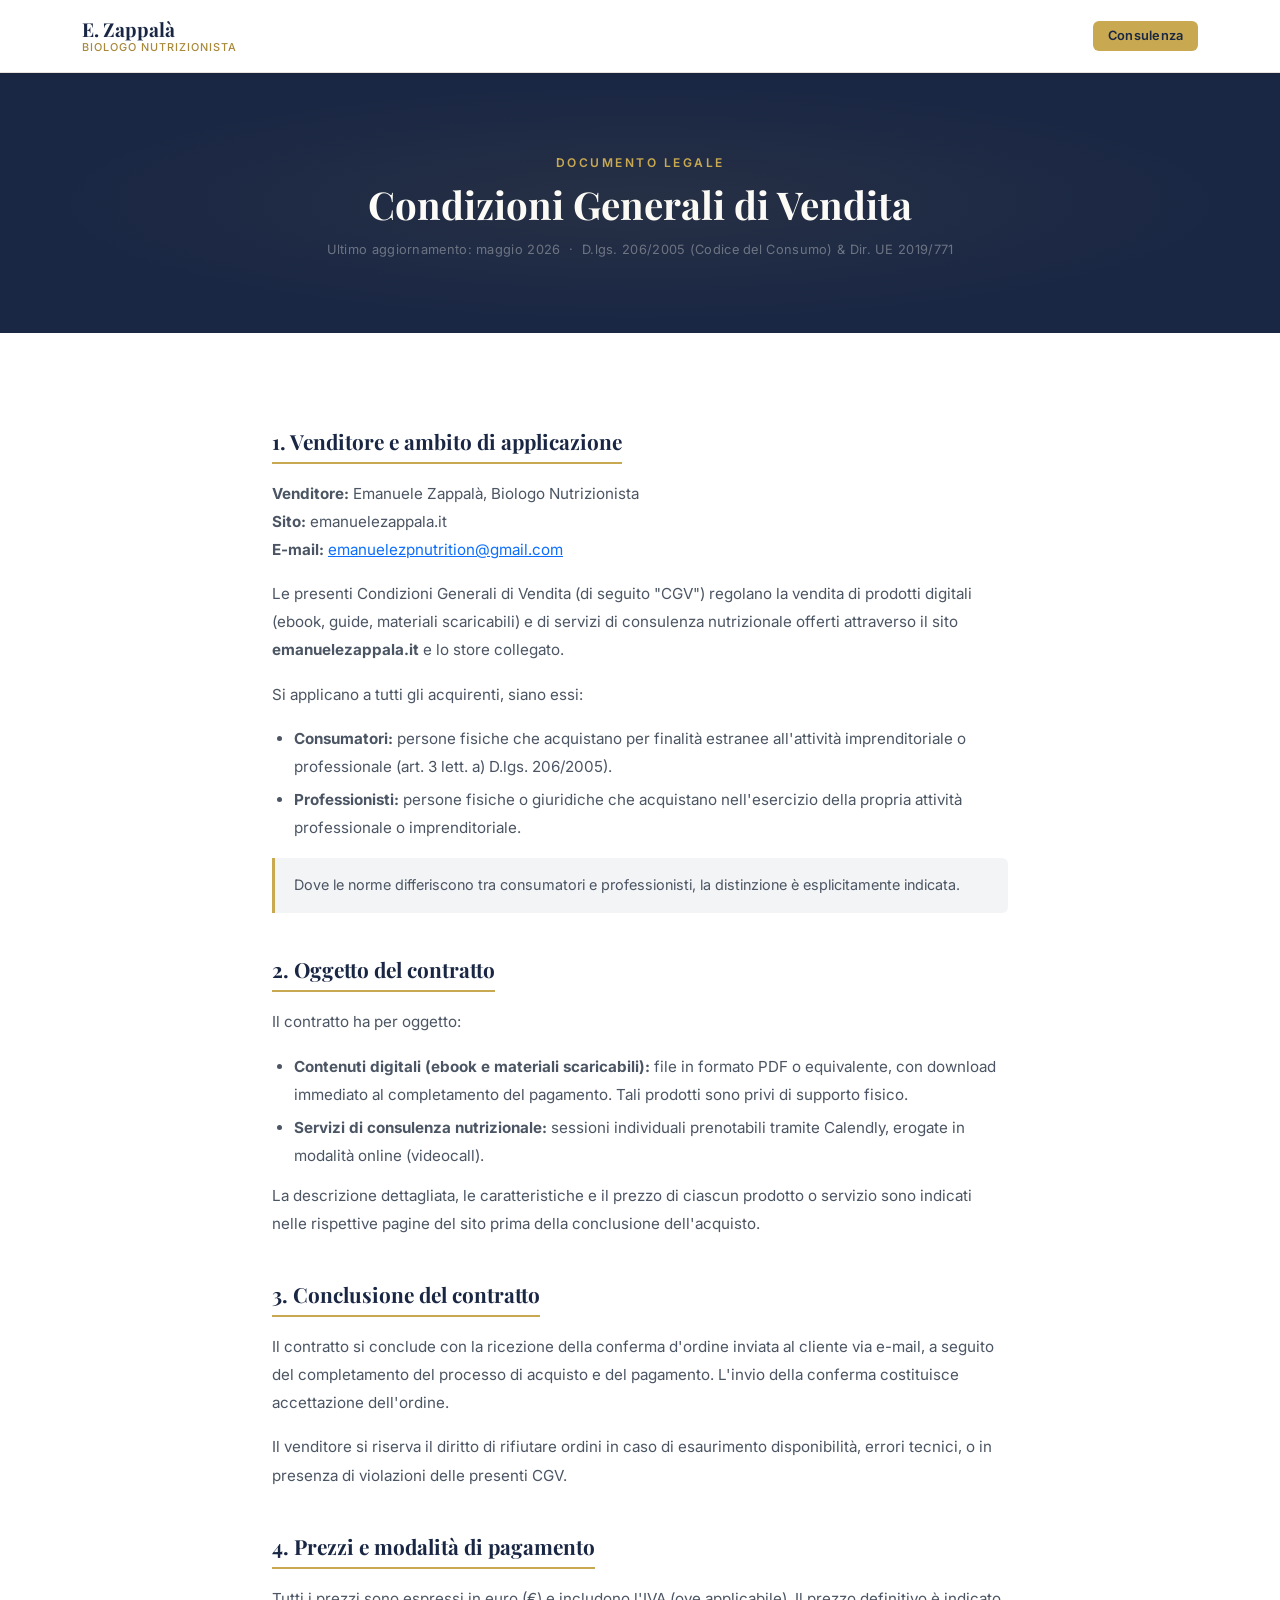
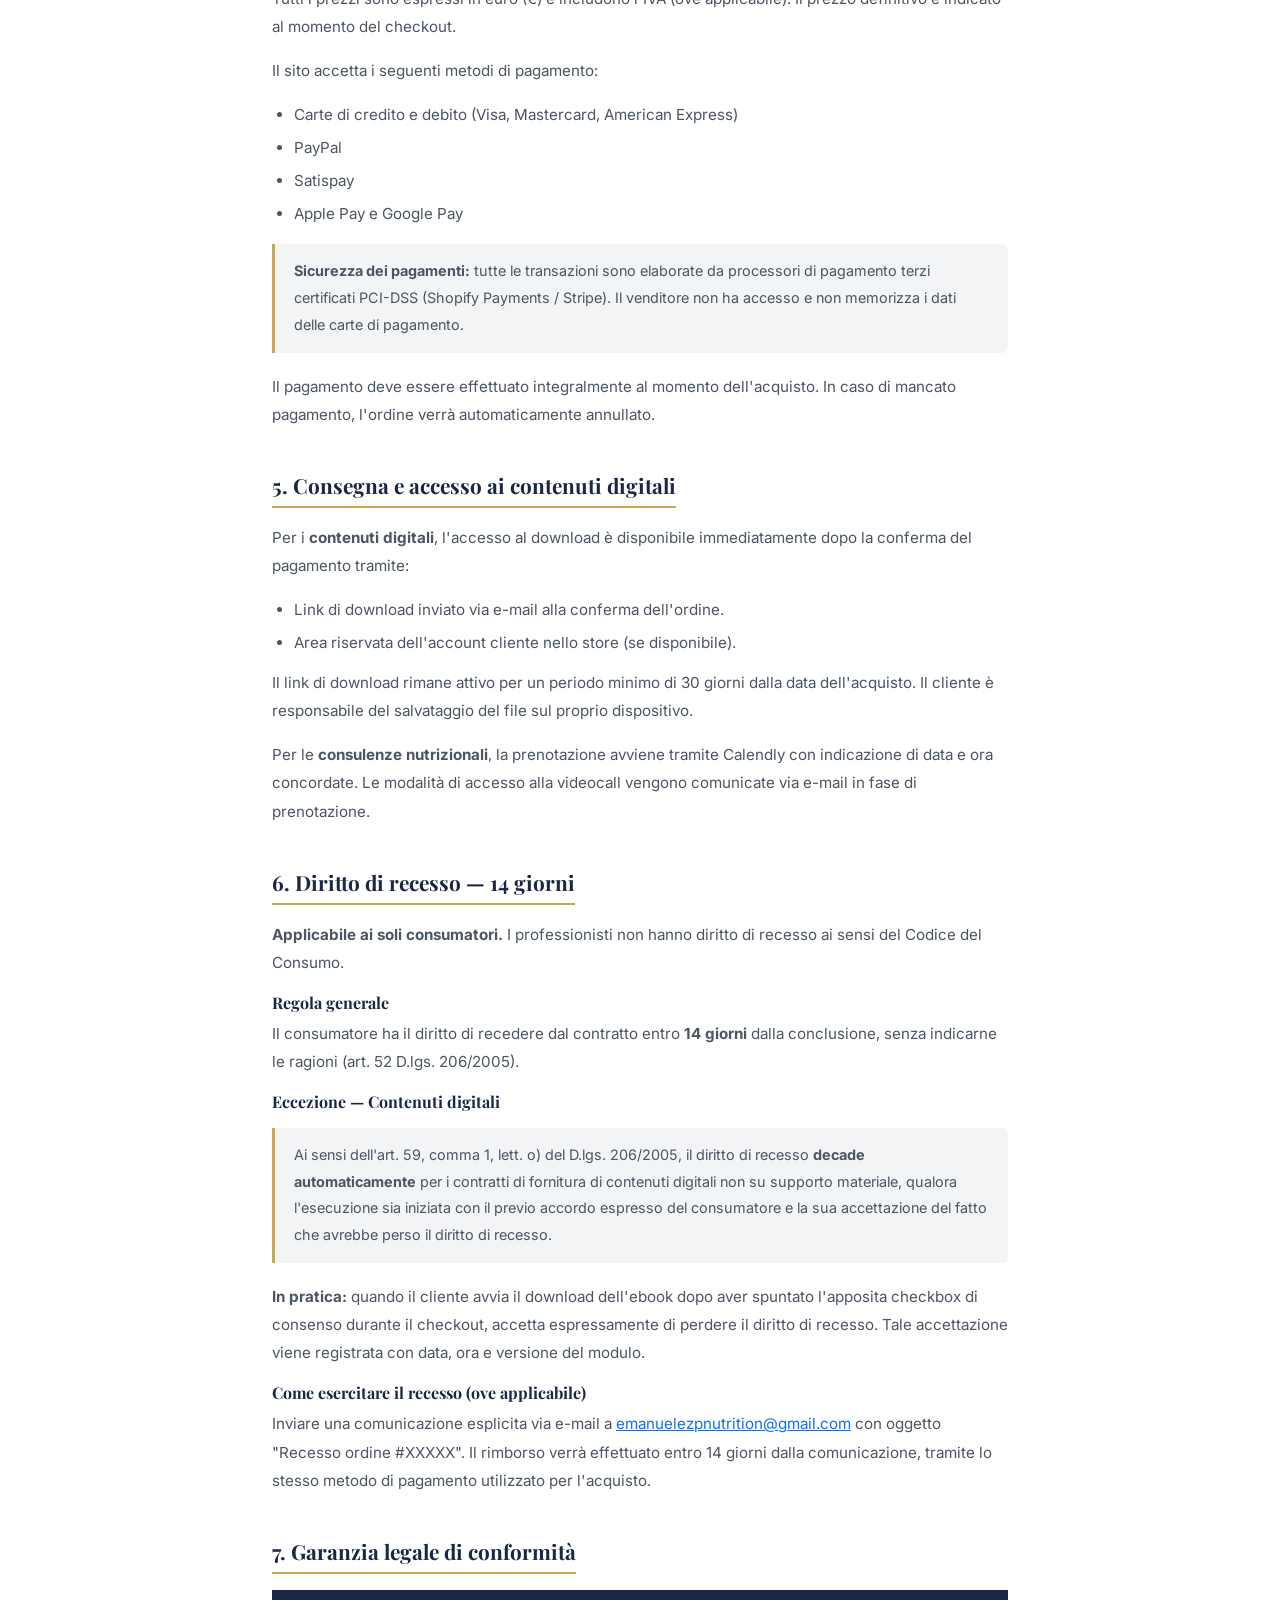
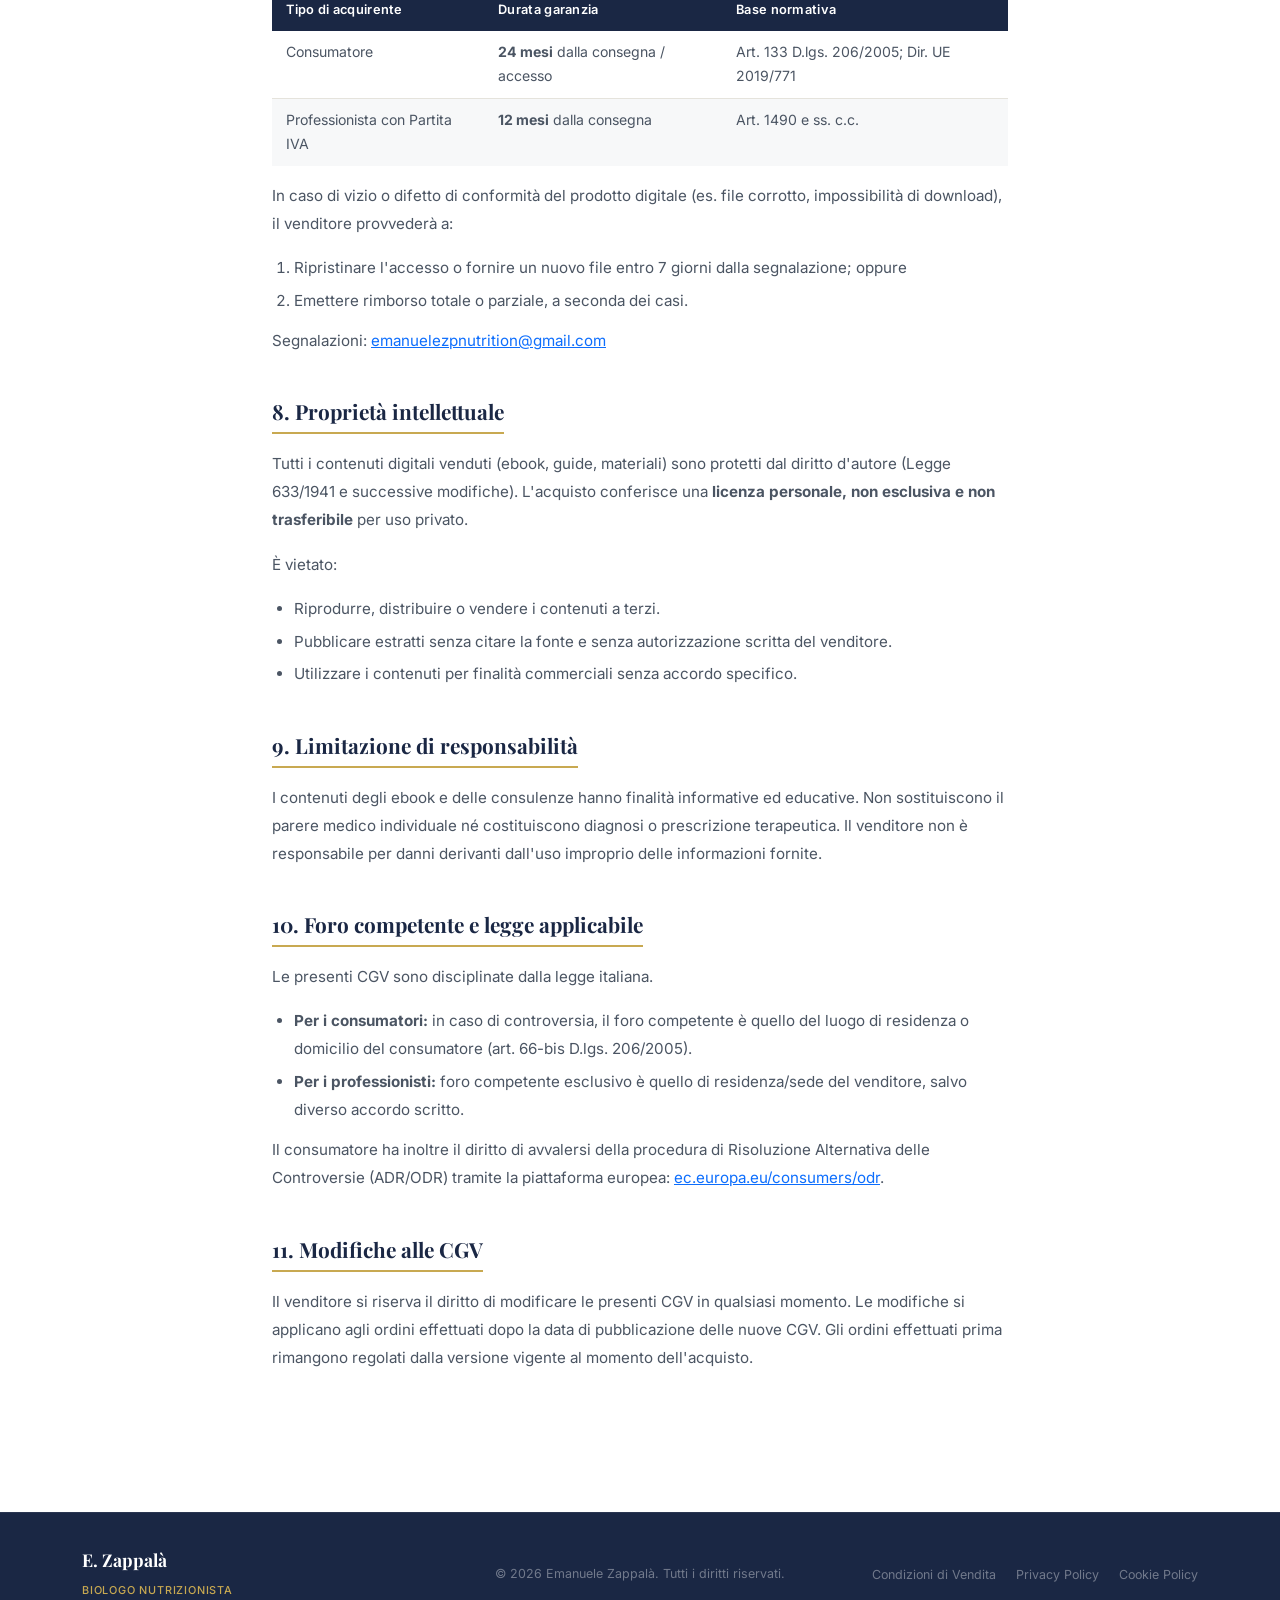
<file: vetrina_pi-_store-main/cgv.html>
<!doctype html>
<html lang="it">
  <head>
    <meta charset="UTF-8" />
    <meta name="viewport" content="width=device-width, initial-scale=1.0" />
    <title>Condizioni Generali di Vendita | Emanuele Zappalà – Biologo Nutrizionista</title>
    <meta name="robots" content="noindex, nofollow" />
    <link rel="stylesheet" href="https://cdn.jsdelivr.net/npm/bootstrap@5.3.3/dist/css/bootstrap.min.css" />
    <link rel="preconnect" href="https://fonts.googleapis.com" />
    <link href="https://fonts.googleapis.com/css2?family=Playfair+Display:ital,wght@0,400;0,600;0,700;1,400&family=Inter:wght@300;400;500;600&display=swap" rel="stylesheet" />
    <link rel="stylesheet" href="https://cdn.jsdelivr.net/npm/bootstrap-icons@1.11.3/font/bootstrap-icons.min.css" />
    <link rel="stylesheet" href="css/style.css" />
  </head>
  <body>

    <!-- ========== NAVBAR ========== -->
    <nav class="navbar sticky-top shadow-sm" id="mainNav">
      <div class="container-md d-flex align-items-center justify-content-between w-100">
        <a class="navbar-brand" href="index.html">
          <span class="brand-name">E. Zappalà</span>
          <span class="brand-subtitle">Biologo Nutrizionista</span>
        </a>
        <a href="index.html#contatti" class="btn btn-gold btn-sm" style="font-size:.8rem;padding:.35rem .9rem;">Consulenza</a>
      </div>
    </nav>

    <!-- ========== HERO ========== -->
    <div class="legal-hero">
      <div class="container">
        <div class="row justify-content-center text-center">
          <div class="col-lg-8">
            <p class="section-eyebrow-light">Documento legale</p>
            <h1 class="section-title-light">Condizioni Generali di Vendita</h1>
            <p class="legal-date">Ultimo aggiornamento: maggio 2026 &nbsp;·&nbsp; D.lgs. 206/2005 (Codice del Consumo) &amp; Dir. UE 2019/771</p>
          </div>
        </div>
      </div>
    </div>

    <!-- ========== CONTENUTO ========== -->
    <section class="section-white">
      <div class="container">
        <div class="row justify-content-center">
          <div class="col-lg-8">

            <div class="legal-section">
              <h2>1. Venditore e ambito di applicazione</h2>
              <p><strong>Venditore:</strong> Emanuele Zappalà, Biologo Nutrizionista<br>
              <strong>Sito:</strong> emanuelezappala.it<br>
              <strong>E-mail:</strong> <a href="mailto:emanuelezpnutrition@gmail.com">emanuelezpnutrition@gmail.com</a></p>
              <p>Le presenti Condizioni Generali di Vendita (di seguito "CGV") regolano la vendita di prodotti digitali (ebook, guide, materiali scaricabili) e di servizi di consulenza nutrizionale offerti attraverso il sito <strong>emanuelezappala.it</strong> e lo store collegato.</p>
              <p>Si applicano a tutti gli acquirenti, siano essi:</p>
              <ul>
                <li><strong>Consumatori:</strong> persone fisiche che acquistano per finalità estranee all'attività imprenditoriale o professionale (art. 3 lett. a) D.lgs. 206/2005).</li>
                <li><strong>Professionisti:</strong> persone fisiche o giuridiche che acquistano nell'esercizio della propria attività professionale o imprenditoriale.</li>
              </ul>
              <div class="legal-highlight">
                <p>Dove le norme differiscono tra consumatori e professionisti, la distinzione è esplicitamente indicata.</p>
              </div>
            </div>

            <div class="legal-section">
              <h2>2. Oggetto del contratto</h2>
              <p>Il contratto ha per oggetto:</p>
              <ul>
                <li><strong>Contenuti digitali (ebook e materiali scaricabili):</strong> file in formato PDF o equivalente, con download immediato al completamento del pagamento. Tali prodotti sono privi di supporto fisico.</li>
                <li><strong>Servizi di consulenza nutrizionale:</strong> sessioni individuali prenotabili tramite Calendly, erogate in modalità online (videocall).</li>
              </ul>
              <p>La descrizione dettagliata, le caratteristiche e il prezzo di ciascun prodotto o servizio sono indicati nelle rispettive pagine del sito prima della conclusione dell'acquisto.</p>
            </div>

            <div class="legal-section">
              <h2>3. Conclusione del contratto</h2>
              <p>Il contratto si conclude con la ricezione della conferma d'ordine inviata al cliente via e-mail, a seguito del completamento del processo di acquisto e del pagamento. L'invio della conferma costituisce accettazione dell'ordine.</p>
              <p>Il venditore si riserva il diritto di rifiutare ordini in caso di esaurimento disponibilità, errori tecnici, o in presenza di violazioni delle presenti CGV.</p>
            </div>

            <div class="legal-section">
              <h2>4. Prezzi e modalità di pagamento</h2>
              <p>Tutti i prezzi sono espressi in euro (€) e includono l'IVA (ove applicabile). Il prezzo definitivo è indicato al momento del checkout.</p>
              <p>Il sito accetta i seguenti metodi di pagamento:</p>
              <ul>
                <li>Carte di credito e debito (Visa, Mastercard, American Express)</li>
                <li>PayPal</li>
                <li>Satispay</li>
                <li>Apple Pay e Google Pay</li>
              </ul>
              <div class="legal-highlight">
                <p><strong>Sicurezza dei pagamenti:</strong> tutte le transazioni sono elaborate da processori di pagamento terzi certificati PCI-DSS (Shopify Payments / Stripe). Il venditore non ha accesso e non memorizza i dati delle carte di pagamento.</p>
              </div>
              <p>Il pagamento deve essere effettuato integralmente al momento dell'acquisto. In caso di mancato pagamento, l'ordine verrà automaticamente annullato.</p>
            </div>

            <div class="legal-section">
              <h2>5. Consegna e accesso ai contenuti digitali</h2>
              <p>Per i <strong>contenuti digitali</strong>, l'accesso al download è disponibile immediatamente dopo la conferma del pagamento tramite:</p>
              <ul>
                <li>Link di download inviato via e-mail alla conferma dell'ordine.</li>
                <li>Area riservata dell'account cliente nello store (se disponibile).</li>
              </ul>
              <p>Il link di download rimane attivo per un periodo minimo di 30 giorni dalla data dell'acquisto. Il cliente è responsabile del salvataggio del file sul proprio dispositivo.</p>
              <p>Per le <strong>consulenze nutrizionali</strong>, la prenotazione avviene tramite Calendly con indicazione di data e ora concordate. Le modalità di accesso alla videocall vengono comunicate via e-mail in fase di prenotazione.</p>
            </div>

            <div class="legal-section">
              <h2>6. Diritto di recesso — 14 giorni</h2>
              <p><strong>Applicabile ai soli consumatori.</strong> I professionisti non hanno diritto di recesso ai sensi del Codice del Consumo.</p>

              <h3 style="font-size:1rem;font-weight:700;color:var(--navy);margin:1rem 0 .5rem;">Regola generale</h3>
              <p>Il consumatore ha il diritto di recedere dal contratto entro <strong>14 giorni</strong> dalla conclusione, senza indicarne le ragioni (art. 52 D.lgs. 206/2005).</p>

              <h3 style="font-size:1rem;font-weight:700;color:var(--navy);margin:1rem 0 .5rem;">Eccezione — Contenuti digitali</h3>
              <div class="legal-highlight">
                <p>Ai sensi dell'art. 59, comma 1, lett. o) del D.lgs. 206/2005, il diritto di recesso <strong>decade automaticamente</strong> per i contratti di fornitura di contenuti digitali non su supporto materiale, qualora l'esecuzione sia iniziata con il previo accordo espresso del consumatore e la sua accettazione del fatto che avrebbe perso il diritto di recesso.</p>
              </div>
              <p><strong>In pratica:</strong> quando il cliente avvia il download dell'ebook dopo aver spuntato l'apposita checkbox di consenso durante il checkout, accetta espressamente di perdere il diritto di recesso. Tale accettazione viene registrata con data, ora e versione del modulo.</p>

              <h3 style="font-size:1rem;font-weight:700;color:var(--navy);margin:1rem 0 .5rem;">Come esercitare il recesso (ove applicabile)</h3>
              <p>Inviare una comunicazione esplicita via e-mail a <a href="mailto:emanuelezpnutrition@gmail.com">emanuelezpnutrition@gmail.com</a> con oggetto "Recesso ordine #XXXXX". Il rimborso verrà effettuato entro 14 giorni dalla comunicazione, tramite lo stesso metodo di pagamento utilizzato per l'acquisto.</p>
            </div>

            <div class="legal-section">
              <h2>7. Garanzia legale di conformità</h2>
              <table class="legal-table">
                <thead>
                  <tr>
                    <th>Tipo di acquirente</th>
                    <th>Durata garanzia</th>
                    <th>Base normativa</th>
                  </tr>
                </thead>
                <tbody>
                  <tr>
                    <td>Consumatore</td>
                    <td><strong>24 mesi</strong> dalla consegna / accesso</td>
                    <td>Art. 133 D.lgs. 206/2005; Dir. UE 2019/771</td>
                  </tr>
                  <tr>
                    <td>Professionista con Partita IVA</td>
                    <td><strong>12 mesi</strong> dalla consegna</td>
                    <td>Art. 1490 e ss. c.c.</td>
                  </tr>
                </tbody>
              </table>
              <p>In caso di vizio o difetto di conformità del prodotto digitale (es. file corrotto, impossibilità di download), il venditore provvederà a:</p>
              <ol>
                <li>Ripristinare l'accesso o fornire un nuovo file entro 7 giorni dalla segnalazione; oppure</li>
                <li>Emettere rimborso totale o parziale, a seconda dei casi.</li>
              </ol>
              <p>Segnalazioni: <a href="mailto:emanuelezpnutrition@gmail.com">emanuelezpnutrition@gmail.com</a></p>
            </div>

            <div class="legal-section">
              <h2>8. Proprietà intellettuale</h2>
              <p>Tutti i contenuti digitali venduti (ebook, guide, materiali) sono protetti dal diritto d'autore (Legge 633/1941 e successive modifiche). L'acquisto conferisce una <strong>licenza personale, non esclusiva e non trasferibile</strong> per uso privato.</p>
              <p>È vietato:</p>
              <ul>
                <li>Riprodurre, distribuire o vendere i contenuti a terzi.</li>
                <li>Pubblicare estratti senza citare la fonte e senza autorizzazione scritta del venditore.</li>
                <li>Utilizzare i contenuti per finalità commerciali senza accordo specifico.</li>
              </ul>
            </div>

            <div class="legal-section">
              <h2>9. Limitazione di responsabilità</h2>
              <p>I contenuti degli ebook e delle consulenze hanno finalità informative ed educative. Non sostituiscono il parere medico individuale né costituiscono diagnosi o prescrizione terapeutica. Il venditore non è responsabile per danni derivanti dall'uso improprio delle informazioni fornite.</p>
            </div>

            <div class="legal-section">
              <h2>10. Foro competente e legge applicabile</h2>
              <p>Le presenti CGV sono disciplinate dalla legge italiana.</p>
              <ul>
                <li><strong>Per i consumatori:</strong> in caso di controversia, il foro competente è quello del luogo di residenza o domicilio del consumatore (art. 66-bis D.lgs. 206/2005).</li>
                <li><strong>Per i professionisti:</strong> foro competente esclusivo è quello di residenza/sede del venditore, salvo diverso accordo scritto.</li>
              </ul>
              <p>Il consumatore ha inoltre il diritto di avvalersi della procedura di Risoluzione Alternativa delle Controversie (ADR/ODR) tramite la piattaforma europea: <a href="https://ec.europa.eu/consumers/odr" target="_blank" rel="noopener">ec.europa.eu/consumers/odr</a>.</p>
            </div>

            <div class="legal-section">
              <h2>11. Modifiche alle CGV</h2>
              <p>Il venditore si riserva il diritto di modificare le presenti CGV in qualsiasi momento. Le modifiche si applicano agli ordini effettuati dopo la data di pubblicazione delle nuove CGV. Gli ordini effettuati prima rimangono regolati dalla versione vigente al momento dell'acquisto.</p>
            </div>

          </div>
        </div>
      </div>
    </section>

    <!-- ========== FOOTER ========== -->
    <footer class="site-footer">
      <div class="container">
        <div class="row align-items-center gy-3">
          <div class="col-md-4">
            <span class="footer-brand">E. Zappalà</span>
            <span class="footer-subtitle">Biologo Nutrizionista</span>
          </div>
          <div class="col-md-4 text-center">
            <p class="footer-copy">&copy; 2026 Emanuele Zappalà. Tutti i diritti riservati.</p>
          </div>
          <div class="col-md-4 text-md-end">
            <a href="cgv.html" class="footer-link">Condizioni di Vendita</a>
            <a href="privacy.html" class="footer-link ms-3">Privacy Policy</a>
            <a href="cookie-policy.html" class="footer-link ms-3">Cookie Policy</a>
          </div>
        </div>
      </div>
    </footer>

    <!-- ========== COOKIE BANNER ========== -->
    <div id="cookieBanner" class="cookie-banner" style="display:none;" role="dialog" aria-live="polite" aria-label="Consenso cookie">
      <div class="cookie-banner-inner">
        <div class="cookie-banner-text">
          <strong class="cookie-banner-title">Questo sito utilizza i cookie</strong>
          <p>Utilizziamo cookie tecnici necessari al funzionamento e, previo consenso, cookie di profilazione. Consulta la <a href="cookie-policy.html" class="cookie-link">Cookie Policy</a> e la <a href="privacy.html" class="cookie-link">Privacy Policy</a>.</p>
        </div>
        <div class="cookie-banner-actions">
          <button id="cookieCustomize" class="btn-cookie-eq">Personalizza</button>
          <button id="cookieReject"    class="btn-cookie-eq">Rifiuta</button>
          <button id="cookieAccept"    class="btn-cookie-eq">Accetta</button>
        </div>
      </div>
    </div>

    <!-- ========== MODAL PREFERENZE COOKIE ========== -->
    <div class="modal fade" id="cookieModal" tabindex="-1" aria-labelledby="cookieModalLabel" aria-hidden="true">
      <div class="modal-dialog modal-dialog-centered">
        <div class="modal-content cookie-modal-content">
          <div class="modal-header cookie-modal-header">
            <h5 class="modal-title cookie-modal-title" id="cookieModalLabel">Preferenze cookie</h5>
          </div>
          <div class="modal-body cookie-modal-body">
            <p class="cookie-modal-intro">I cookie tecnici e analitici (GA4 anonimizzato) sono sempre attivi. Puoi attivare o disattivare i cookie di profilazione.</p>
            <div class="cookie-pref-row">
              <div class="cookie-pref-info">
                <span class="cookie-pref-name">Cookie Tecnici &amp; Analitici</span>
                <span class="cookie-pref-desc">Necessari per navigazione, sicurezza e statistiche anonime.</span>
              </div>
              <span class="cookie-always-on">Sempre attivi</span>
            </div>
            <div class="cookie-pref-row">
              <div class="cookie-pref-info">
                <span class="cookie-pref-name">Cookie di Profilazione</span>
                <span class="cookie-pref-desc">Annunci personalizzati (es. Meta Pixel, Google Ads). Disattivati di default.</span>
              </div>
              <label class="cookie-toggle" aria-label="Attiva cookie di profilazione">
                <input type="checkbox" id="toggleProfiling">
                <span class="cookie-toggle-track"><span class="cookie-toggle-thumb"></span></span>
              </label>
            </div>
          </div>
          <div class="modal-footer cookie-modal-footer">
            <button type="button" id="cookieModalReject" class="btn-cookie-modal-eq">Rifiuta tutto</button>
            <button type="button" id="cookieSavePrefs"   class="btn-cookie-modal-eq">Salva preferenze</button>
            <button type="button" id="cookieModalAccept" class="btn-cookie-modal-eq">Accetta tutto</button>
          </div>
        </div>
      </div>
    </div>

    <script src="https://cdn.jsdelivr.net/npm/bootstrap@5.3.3/dist/js/bootstrap.bundle.min.js"></script>
    <script src="js/script.js"></script>
  </body>
</html>
</file>
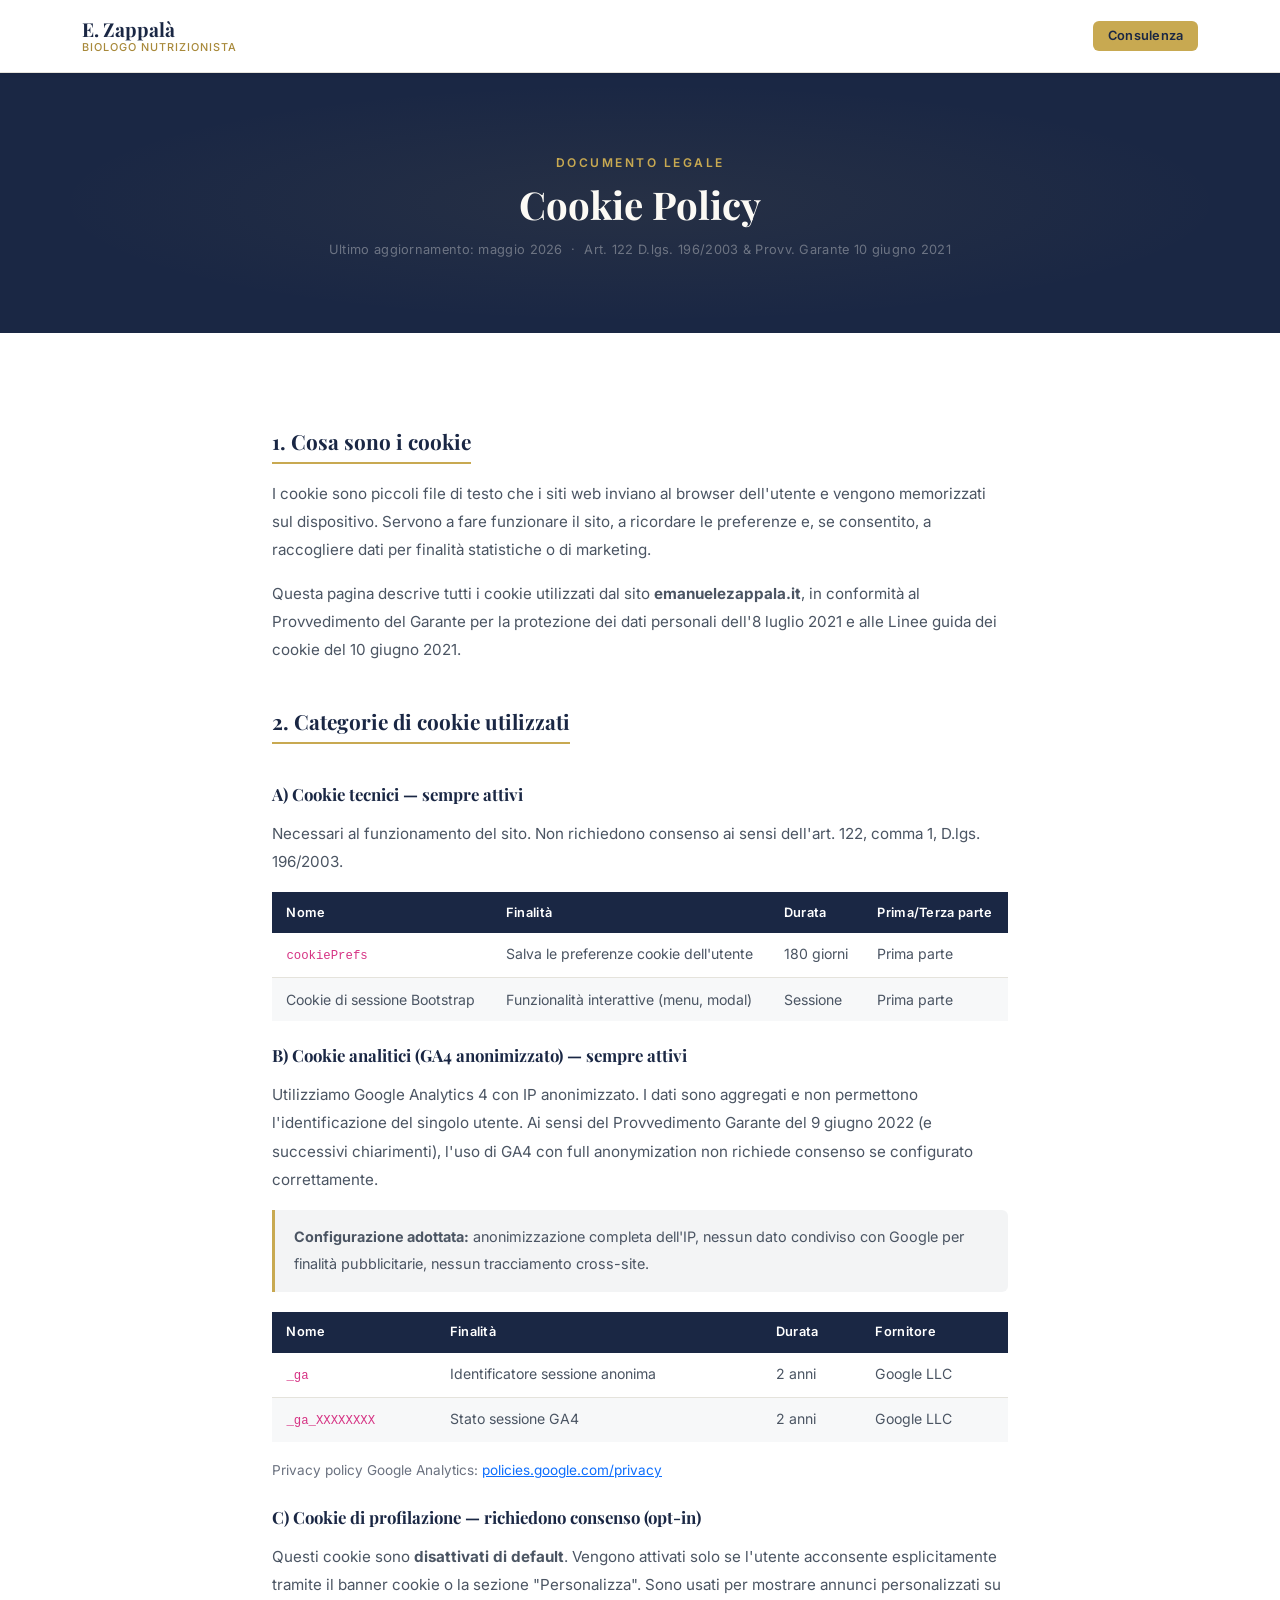
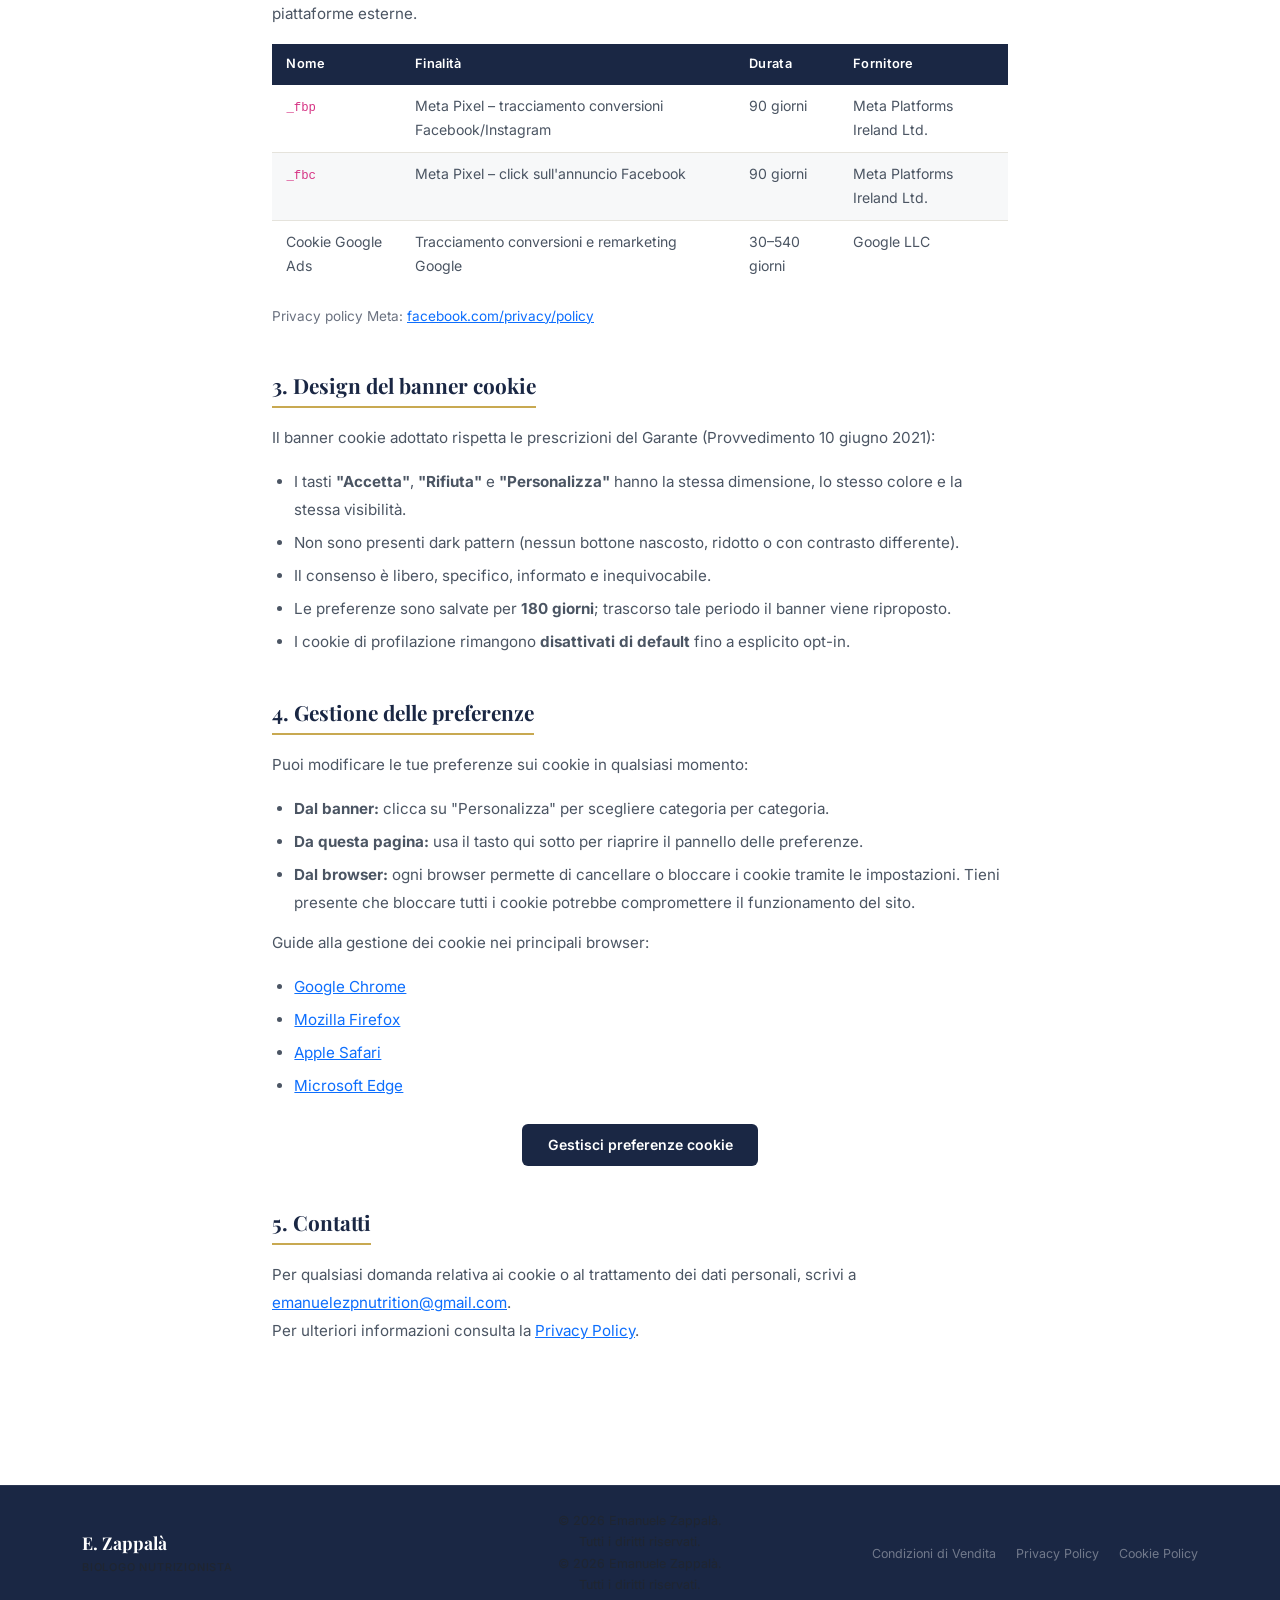
<file: vetrina_pi-_store-main/cookie-policy.html>
<!doctype html>
<html lang="it">
<head>
  <meta charset="UTF-8" />
  <meta name="viewport" content="width=device-width, initial-scale=1.0" />
  <title>Cookie Policy | Emanuele Zappalà – Biologo Nutrizionista</title>
  <meta name="robots" content="noindex, nofollow" />
  <link rel="stylesheet" href="https://cdn.jsdelivr.net/npm/bootstrap@5.3.3/dist/css/bootstrap.min.css" />
  <link rel="preconnect" href="https://fonts.googleapis.com" />
  <link href="https://fonts.googleapis.com/css2?family=Playfair+Display:ital,wght@0,400;0,600;0,700;1,400&family=Inter:wght@300;400;500;600&display=swap" rel="stylesheet" />
  <link rel="stylesheet" href="https://cdn.jsdelivr.net/npm/bootstrap-icons@1.11.3/font/bootstrap-icons.min.css" />
  <link rel="stylesheet" href="css/style.css" />
</head>
<body>
  
  <!-- ========== NAVBAR ========== -->
  <nav class="navbar sticky-top shadow-sm" id="mainNav">
    <div class="container-md d-flex align-items-center justify-content-between w-100">
      <a class="navbar-brand" href="index.html">
        <span class="brand-name">E. Zappalà</span>
        <span class="brand-subtitle">Biologo Nutrizionista</span>
      </a>
      <a href="index.html#contatti" class="btn btn-gold btn-sm" style="font-size:.8rem;padding:.35rem .9rem;">Consulenza</a>
    </div>
  </nav>
  
  <!-- ========== HERO ========== -->
  <div class="legal-hero">
    <div class="container">
      <div class="row justify-content-center text-center">
        <div class="col-lg-8">
          <p class="section-eyebrow-light">Documento legale</p>
          <h1 class="section-title-light">Cookie Policy</h1>
          <p class="legal-date">Ultimo aggiornamento: maggio 2026 &nbsp;·&nbsp; Art. 122 D.lgs. 196/2003 &amp; Provv. Garante 10 giugno 2021</p>
        </div>
      </div>
    </div>
  </div>
  
  <!-- ========== CONTENUTO ========== -->
  <section class="section-white">
    <div class="container">
      <div class="row justify-content-center">
        <div class="col-lg-8">
          
          <div class="legal-section">
            <h2>1. Cosa sono i cookie</h2>
            <p>I cookie sono piccoli file di testo che i siti web inviano al browser dell'utente e vengono memorizzati sul dispositivo. Servono a fare funzionare il sito, a ricordare le preferenze e, se consentito, a raccogliere dati per finalità statistiche o di marketing.</p>
            <p>Questa pagina descrive tutti i cookie utilizzati dal sito <strong>emanuelezappala.it</strong>, in conformità al Provvedimento del Garante per la protezione dei dati personali dell'8 luglio 2021 e alle Linee guida dei cookie del 10 giugno 2021.</p>
          </div>
          
          <div class="legal-section">
            <h2>2. Categorie di cookie utilizzati</h2>
            
            <h3 class="mt-4 mb-3" style="font-size:1.05rem;font-weight:700;color:var(--navy);">A) Cookie tecnici — sempre attivi</h3>
            <p>Necessari al funzionamento del sito. Non richiedono consenso ai sensi dell'art. 122, comma 1, D.lgs. 196/2003.</p>
            <table class="legal-table">
              <thead>
                <tr>
                  <th>Nome</th>
                  <th>Finalità</th>
                  <th>Durata</th>
                  <th>Prima/Terza parte</th>
                </tr>
              </thead>
              <tbody>
                <tr>
                  <td><code>cookiePrefs</code></td>
                  <td>Salva le preferenze cookie dell'utente</td>
                  <td>180 giorni</td>
                  <td>Prima parte</td>
                </tr>
                <tr>
                  <td>Cookie di sessione Bootstrap</td>
                  <td>Funzionalità interattive (menu, modal)</td>
                  <td>Sessione</td>
                  <td>Prima parte</td>
                </tr>
              </tbody>
            </table>
            
            <h3 class="mt-4 mb-3" style="font-size:1.05rem;font-weight:700;color:var(--navy);">B) Cookie analitici (GA4 anonimizzato) — sempre attivi</h3>
            <p>Utilizziamo Google Analytics 4 con IP anonimizzato. I dati sono aggregati e non permettono l'identificazione del singolo utente. Ai sensi del Provvedimento Garante del 9 giugno 2022 (e successivi chiarimenti), l'uso di GA4 con full anonymization non richiede consenso se configurato correttamente.</p>
            <div class="legal-highlight">
              <p><strong>Configurazione adottata:</strong> anonimizzazione completa dell'IP, nessun dato condiviso con Google per finalità pubblicitarie, nessun tracciamento cross-site.</p>
            </div>
            <table class="legal-table">
              <thead>
                <tr>
                  <th>Nome</th>
                  <th>Finalità</th>
                  <th>Durata</th>
                  <th>Fornitore</th>
                </tr>
              </thead>
              <tbody>
                <tr>
                  <td><code>_ga</code></td>
                  <td>Identificatore sessione anonima</td>
                  <td>2 anni</td>
                  <td>Google LLC</td>
                </tr>
                <tr>
                  <td><code>_ga_XXXXXXXX</code></td>
                  <td>Stato sessione GA4</td>
                  <td>2 anni</td>
                  <td>Google LLC</td>
                </tr>
              </tbody>
            </table>
            <p style="font-size:.85rem;color:var(--muted);">Privacy policy Google Analytics: <a href="https://policies.google.com/privacy" target="_blank" rel="noopener">policies.google.com/privacy</a></p>
            
            <h3 class="mt-4 mb-3" style="font-size:1.05rem;font-weight:700;color:var(--navy);">C) Cookie di profilazione — richiedono consenso (opt-in)</h3>
            <p>Questi cookie sono <strong>disattivati di default</strong>. Vengono attivati solo se l'utente acconsente esplicitamente tramite il banner cookie o la sezione "Personalizza". Sono usati per mostrare annunci personalizzati su piattaforme esterne.</p>
            <table class="legal-table">
              <thead>
                <tr>
                  <th>Nome</th>
                  <th>Finalità</th>
                  <th>Durata</th>
                  <th>Fornitore</th>
                </tr>
              </thead>
              <tbody>
                <tr>
                  <td><code>_fbp</code></td>
                  <td>Meta Pixel – tracciamento conversioni Facebook/Instagram</td>
                  <td>90 giorni</td>
                  <td>Meta Platforms Ireland Ltd.</td>
                </tr>
                <tr>
                  <td><code>_fbc</code></td>
                  <td>Meta Pixel – click sull'annuncio Facebook</td>
                  <td>90 giorni</td>
                  <td>Meta Platforms Ireland Ltd.</td>
                </tr>
                <tr>
                  <td>Cookie Google Ads</td>
                  <td>Tracciamento conversioni e remarketing Google</td>
                  <td>30–540 giorni</td>
                  <td>Google LLC</td>
                </tr>
              </tbody>
            </table>
            <p style="font-size:.85rem;color:var(--muted);">Privacy policy Meta: <a href="https://www.facebook.com/privacy/policy/" target="_blank" rel="noopener">facebook.com/privacy/policy</a></p>
          </div>
          
          <div class="legal-section">
            <h2>3. Design del banner cookie</h2>
            <p>Il banner cookie adottato rispetta le prescrizioni del Garante (Provvedimento 10 giugno 2021):</p>
            <ul>
              <li>I tasti <strong>"Accetta"</strong>, <strong>"Rifiuta"</strong> e <strong>"Personalizza"</strong> hanno la stessa dimensione, lo stesso colore e la stessa visibilità.</li>
              <li>Non sono presenti dark pattern (nessun bottone nascosto, ridotto o con contrasto differente).</li>
              <li>Il consenso è libero, specifico, informato e inequivocabile.</li>
              <li>Le preferenze sono salvate per <strong>180 giorni</strong>; trascorso tale periodo il banner viene riproposto.</li>
              <li>I cookie di profilazione rimangono <strong>disattivati di default</strong> fino a esplicito opt-in.</li>
            </ul>
          </div>
          
          <div class="legal-section">
            <h2>4. Gestione delle preferenze</h2>
            <p>Puoi modificare le tue preferenze sui cookie in qualsiasi momento:</p>
            <ul>
              <li><strong>Dal banner:</strong> clicca su "Personalizza" per scegliere categoria per categoria.</li>
              <li><strong>Da questa pagina:</strong> usa il tasto qui sotto per riaprire il pannello delle preferenze.</li>
              <li><strong>Dal browser:</strong> ogni browser permette di cancellare o bloccare i cookie tramite le impostazioni. Tieni presente che bloccare tutti i cookie potrebbe compromettere il funzionamento del sito.</li>
            </ul>
            <p>Guide alla gestione dei cookie nei principali browser:</p>
            <ul>
              <li><a href="https://support.google.com/chrome/answer/95647" target="_blank" rel="noopener">Google Chrome</a></li>
              <li><a href="https://support.mozilla.org/it/kb/protezione-antitracciamento-avanzata-firefox" target="_blank" rel="noopener">Mozilla Firefox</a></li>
              <li><a href="https://support.apple.com/it-it/guide/safari/sfri11471/mac" target="_blank" rel="noopener">Apple Safari</a></li>
              <li><a href="https://support.microsoft.com/it-it/microsoft-edge/eliminare-i-cookie-in-microsoft-edge-63947406-40ac-c3b8-57b9-2a946a29ae09" target="_blank" rel="noopener">Microsoft Edge</a></li>
            </ul>
            
            <div class="text-center mt-4">
              <button id="openCookiePrefs" class="btn btn-navy">Gestisci preferenze cookie</button>
            </div>
          </div>
          
          <div class="legal-section">
            <h2>5. Contatti</h2>
            <p>Per qualsiasi domanda relativa ai cookie o al trattamento dei dati personali, scrivi a <a href="mailto:emanuelezpnutrition@gmail.com">emanuelezpnutrition@gmail.com</a>.<br>
              Per ulteriori informazioni consulta la <a href="privacy.html">Privacy Policy</a>.</p>
            </div>
            
          </div>
        </div>
      </div>
    </section>
    
    <!-- ========== FOOTER ========== -->
    <footer class="site-footer py-4">
      <div class="container">
        <div class="row align-items-center g-3">
          
          <div class="col-md-4 text-center text-md-start">
            <span class="footer-brand d-block fw-bold text-white">E. Zappalà</span>
            <span class="footer-subtitle d-block text-muted small">Biologo Nutrizionista</span>
          </div>
          
          <div class="col-md-4 text-center">
            <p class="footer-copy mb-0 text-muted small">
              &copy; 2026 Emanuele Zappalà.<br>Tutti i diritti riservati.
            </p>
            <p class="footer-copy mb-0 text-muted small">
              &copy; 2026 Emanuele Zappalà.<br>Tutti i diritti riservati.
            </p>
          </div>
          
          <div class="col-md-4 text-center text-md-end">
            <div class="footer-links">
              <a href="cgv.html" class="footer-link d-inline-block me-3 me-md-0 ms-md-3">Condizioni di Vendita</a>
              <a href="privacy.html" class="footer-link d-inline-block me-3 me-md-0 ms-md-3">Privacy Policy</a>
              <a href="cookie-policy.html" class="footer-link d-inline-block me-md-0 ms-md-3">Cookie Policy</a>
            </div>
          </div>
          
        </div>
      </div>
    </footer>
    
    <!-- ========== COOKIE BANNER ========== -->
    <div id="cookieBanner" class="cookie-banner" style="display:none;" role="dialog" aria-live="polite" aria-label="Consenso cookie">
      <div class="cookie-banner-inner">
        <div class="cookie-banner-text">
          <strong class="cookie-banner-title">Questo sito utilizza i cookie</strong>
          <p>Utilizziamo cookie tecnici necessari al funzionamento e, previo consenso, cookie di profilazione. Consulta la <a href="cookie-policy.html" class="cookie-link">Cookie Policy</a> e la <a href="privacy.html" class="cookie-link">Privacy Policy</a>.</p>
        </div>
        <div class="cookie-banner-actions">
          <button id="cookieCustomize" class="btn-cookie-eq">Personalizza</button>
          <button id="cookieReject"    class="btn-cookie-eq">Rifiuta</button>
          <button id="cookieAccept"    class="btn-cookie-eq">Accetta</button>
        </div>
      </div>
    </div>
    
    <!-- ========== MODAL PREFERENZE COOKIE ========== -->
    <div class="modal fade" id="cookieModal" tabindex="-1" aria-labelledby="cookieModalLabel" aria-hidden="true">
      <div class="modal-dialog modal-dialog-centered">
        <div class="modal-content cookie-modal-content">
          <div class="modal-header cookie-modal-header">
            <h5 class="modal-title cookie-modal-title" id="cookieModalLabel">Preferenze cookie</h5>
          </div>
          <div class="modal-body cookie-modal-body">
            <p class="cookie-modal-intro">I cookie tecnici e analitici (GA4 anonimizzato) sono sempre attivi. Puoi attivare o disattivare i cookie di profilazione.</p>
            <div class="cookie-pref-row">
              <div class="cookie-pref-info">
                <span class="cookie-pref-name">Cookie Tecnici &amp; Analitici</span>
                <span class="cookie-pref-desc">Necessari per navigazione, sicurezza e statistiche anonime.</span>
              </div>
              <span class="cookie-always-on">Sempre attivi</span>
            </div>
            <div class="cookie-pref-row">
              <div class="cookie-pref-info">
                <span class="cookie-pref-name">Cookie di Profilazione</span>
                <span class="cookie-pref-desc">Annunci personalizzati (es. Meta Pixel, Google Ads). Disattivati di default.</span>
              </div>
              <label class="cookie-toggle" aria-label="Attiva cookie di profilazione">
                <input type="checkbox" id="toggleProfiling">
                <span class="cookie-toggle-track"><span class="cookie-toggle-thumb"></span></span>
              </label>
            </div>
          </div>
          <div class="modal-footer cookie-modal-footer">
            <button type="button" id="cookieModalReject" class="btn-cookie-modal-eq">Rifiuta tutto</button>
            <button type="button" id="cookieSavePrefs"   class="btn-cookie-modal-eq">Salva preferenze</button>
            <button type="button" id="cookieModalAccept" class="btn-cookie-modal-eq">Accetta tutto</button>
          </div>
        </div>
      </div>
    </div>
    
    <script src="https://cdn.jsdelivr.net/npm/bootstrap@5.3.3/dist/js/bootstrap.bundle.min.js"></script>
    <script src="js/script.js"></script>
    <script>
      var openBtn = document.getElementById('openCookiePrefs');
      if (openBtn) {
        openBtn.addEventListener('click', function () {
          var modal = document.getElementById('cookieModal');
          if (modal) new bootstrap.Modal(modal).show();
        });
      }
    </script>
  </body>
  </html>
</file>
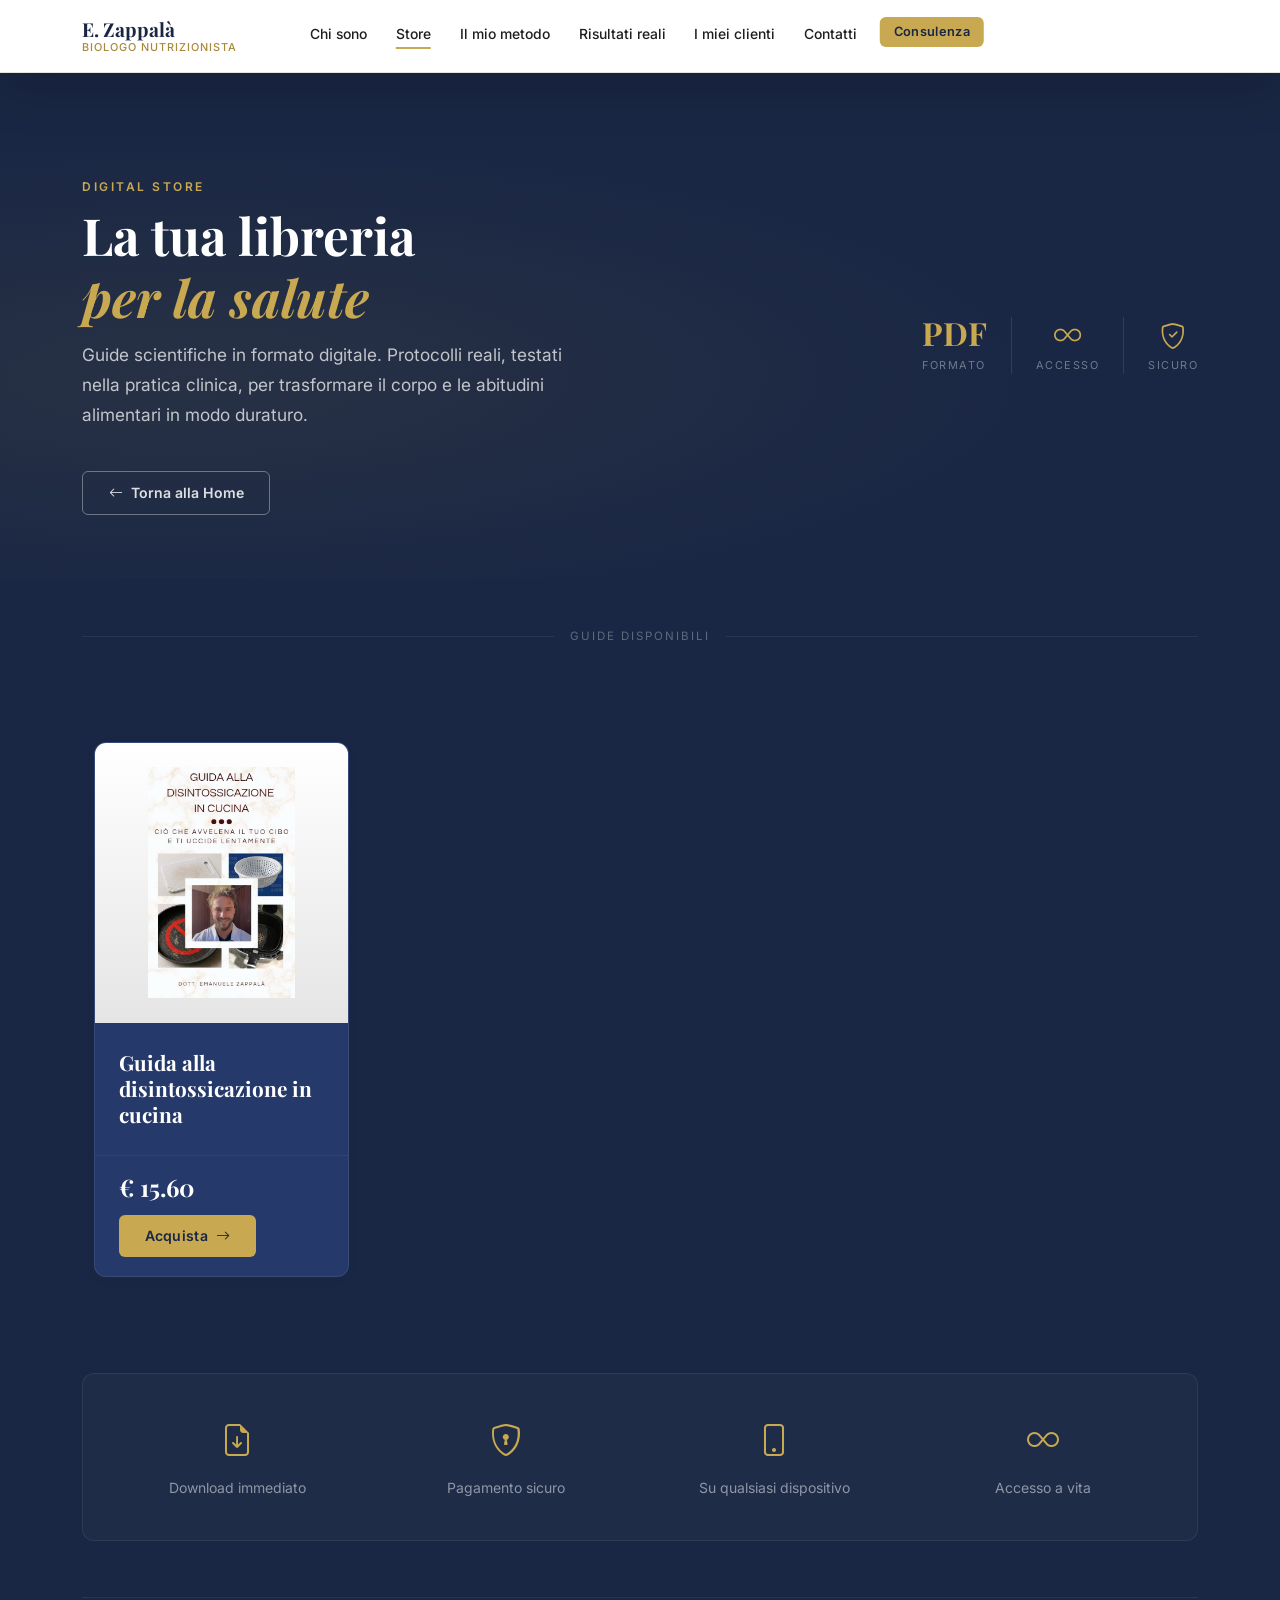
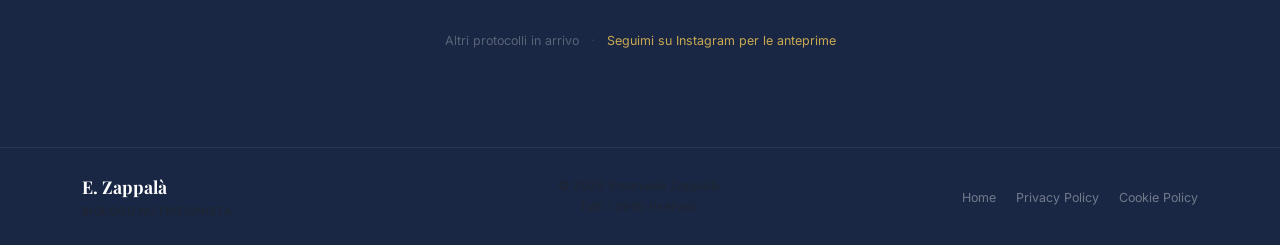
<file: vetrina_pi-_store-main/ebook.html.html>
<!DOCTYPE html>
<html lang="it">
<head>
  <meta charset="UTF-8">
  <meta name="viewport" content="width=device-width, initial-scale=1.0">
  <title>Ebook Store | Emanuele Zappalà</title>
  <link rel="stylesheet" href="https://cdn.jsdelivr.net/npm/bootstrap@5.3.3/dist/css/bootstrap.min.css">
  <link rel="preconnect" href="https://fonts.googleapis.com">
  <link href="https://fonts.googleapis.com/css2?family=Playfair+Display:ital,wght@0,400;0,600;0,700;1,400&family=Inter:wght@300;400;500;600&display=swap" rel="stylesheet">
  <link rel="stylesheet" href="https://cdn.jsdelivr.net/npm/bootstrap-icons@1.11.3/font/bootstrap-icons.min.css">
  <link rel="stylesheet" href="css/style.css">
</head>
<body>
  
  <nav class="navbar navbar-expand-lg sticky-top shadow-lg" id="mainNav">
    <div class="container-md">
      
      <a class="navbar-brand" href="index.html">
        <span class="brand-name">E. Zappalà</span>
        <span class="brand-subtitle">Biologo Nutrizionista</span>
      </a>
      
      <button class="navbar-toggler" type="button"
      data-bs-toggle="collapse"
      data-bs-target="#navbarStore"
      aria-controls="navbarStore"
      aria-expanded="false"
      aria-label="Apri menu">
      <span class="hamburger-line"></span>
      <span class="hamburger-line"></span>
      <span class="hamburger-line"></span>
    </button>
    
    <div class="collapse navbar-collapse" id="navbarStore">
      <ul class="navbar-nav navbar-nav-center">
        <li class="nav-item"><a class="nav-link" href="index.html#chi-sono">Chi sono</a></li>
        <li class="nav-item"><a class="nav-link active" href="#">Store</a></li>
        <li class="nav-item"><a class="nav-link" href="index.html#metodo">Il mio metodo</a></li>
        <li class="nav-item"><a class="nav-link" href="index.html#risultati">Risultati reali</a></li>
        <li class="nav-item"><a class="nav-link" href="index.html#pazienti">I miei clienti</a></li>
        <li class="nav-item"><a class="nav-link" href="index.html#contatti">Contatti</a></li>
        <li class="nav-item ms-2">
          <a href="index.html#contatti" class="btn btn-gold btn-sm" style="font-size:0.8rem; padding:0.35rem 0.9rem;">Consulenza</a>
        </li>
      </ul>
    </div>
    
  </div>
</nav>

<section class="store-hero">
  <div class="container">
    <div class="row align-items-center g-5">
      
      <div class="col-lg-7">
        <p class="section-eyebrow-light store-fade-in" style="animation-delay:.1s">Digital Store</p>
        <h1 class="section-title-light store-fade-in" style="font-size:clamp(2.2rem,4vw,3.4rem); animation-delay:.22s">
          La tua libreria<br><em>per la salute</em>
        </h1>
        <p class="hero-subtitle store-fade-in" style="animation-delay:.38s">
          Guide scientifiche in formato digitale. Protocolli reali, testati nella pratica clinica, per trasformare il corpo e le abitudini alimentari in modo duraturo.
        </p>
        <a href="index.html" class="btn btn-outline-hero store-fade-in" style="animation-delay:.52s">
          <i class="bi bi-arrow-left me-2"></i>Torna alla Home
        </a>
      </div>
      
      <div class="col-lg-5 d-none d-lg-flex justify-content-end align-items-center gap-4 store-fade-in" style="animation-delay:.3s">
        <div class="store-stat">
          <span class="store-stat-val">PDF</span>
          <span class="store-stat-label">Formato</span>
        </div>
        <div class="store-stat-divider"></div>
        <div class="store-stat">
          <span class="store-stat-val"><i class="bi bi-infinity" style="font-size:1.7rem;"></i></span>
          <span class="store-stat-label">Accesso</span>
        </div>
        <div class="store-stat-divider"></div>
        <div class="store-stat">
          <span class="store-stat-val"><i class="bi bi-shield-check" style="font-size:1.6rem;"></i></span>
          <span class="store-stat-label">Sicuro</span>
        </div>
      </div>
      
    </div>
  </div>
</section>

<section class="section-navy" style="padding-top: 3rem;">
  <div class="container">
    
    <div class="d-flex align-items-center gap-3 mb-5">
      <div style="flex:1; height:1px; background:rgba(255,255,255,.07);"></div>
      <span style="font-size:.72rem; color:rgba(255,255,255,.3); letter-spacing:2px; text-transform:uppercase; white-space:nowrap;">Guide disponibili</span>
      <div style="flex:1; height:1px; background:rgba(255,255,255,.07);"></div>
    </div>
    
    <div class="container py-5">
      <div id="store-container" class="row g-4 justify-content-center justify-content-md-start">
        </div>
    </div>

    <div class="store-info-bar mt-5" id="storeInfoBar">
      <div class="row g-4 justify-content-center text-center">
        <div class="col-6 col-md-3">
          <div class="store-info-item">
            <i class="bi bi-file-earmark-arrow-down fs-2" style="color:var(--gold);"></i>
            <p class="mb-0 small" style="color:rgba(255,255,255,.5);">Download immediato</p>
          </div>
        </div>
        <div class="col-6 col-md-3">
          <div class="store-info-item">
            <i class="bi bi-shield-lock fs-2" style="color:var(--gold);"></i>
            <p class="mb-0 small" style="color:rgba(255,255,255,.5);">Pagamento sicuro</p>
          </div>
        </div>
        <div class="col-6 col-md-3">
          <div class="store-info-item">
            <i class="bi bi-phone fs-2" style="color:var(--gold);"></i>
            <p class="mb-0 small" style="color:rgba(255,255,255,.5);">Su qualsiasi dispositivo</p>
          </div>
        </div>
        <div class="col-6 col-md-3">
          <div class="store-info-item">
            <i class="bi bi-infinity fs-2" style="color:var(--gold);"></i>
            <p class="mb-0 small" style="color:rgba(255,255,255,.5);">Accesso a vita</p>
          </div>
        </div>
      </div>
    </div>
    
    <div class="ebook-coming">
      <span>Altri protocolli in arrivo</span>
      <span class="ebook-coming-dot">&middot;</span>
      <a href="https://www.instagram.com/emanuelezap?igsh=cXkzcjR1ZDFlbzEx" target="_blank" rel="noopener">Seguimi su Instagram per le anteprime</a>
    </div>
    
  </div>
</section>

<footer class="site-footer py-4">
  <div class="container">
    <div class="row align-items-center g-3">
      <div class="col-md-4 text-center text-md-start">
        <span class="footer-brand d-block fw-bold text-white">E. Zappalà</span>
        <span class="footer-subtitle d-block text-muted small">Biologo Nutrizionista</span>
      </div>
      <div class="col-md-4 text-center">
        <p class="footer-copy mb-0 text-muted small">
          &copy; 2026 Emanuele Zappalà.<br>Tutti i diritti riservati.
        </p>
      </div>
      <div class="col-md-4 text-center text-md-end">
        <div class="footer-links">
          <a href="index.html" class="footer-link d-inline-block me-3">Home</a>
          <a href="privacy.html" class="footer-link d-inline-block me-3">Privacy Policy</a>
          <a href="cookie-policy.html" class="footer-link d-inline-block">Cookie Policy</a>
        </div>
      </div>
    </div>
  </div>
</footer>

<script src="https://cdn.jsdelivr.net/npm/bootstrap@5.3.3/dist/js/bootstrap.bundle.min.js"></script>
<script src="js/script.js"></script>
<script>
  /* Animazione info bar (indipendente dalle card generate) */
  document.addEventListener("DOMContentLoaded", function() {
    var infoBar = document.getElementById('storeInfoBar');
    if (infoBar) {
      var barObs = new IntersectionObserver(function (entries) {
        if (entries[0].isIntersecting) {
          infoBar.classList.add('is-visible');
          barObs.disconnect();
        }
      }, { threshold: 0.1 });
      barObs.observe(infoBar);
    }
  });
</script>
<script src="javascript/prodotti.js" type="module"></script>
</body>
</html>
</file>
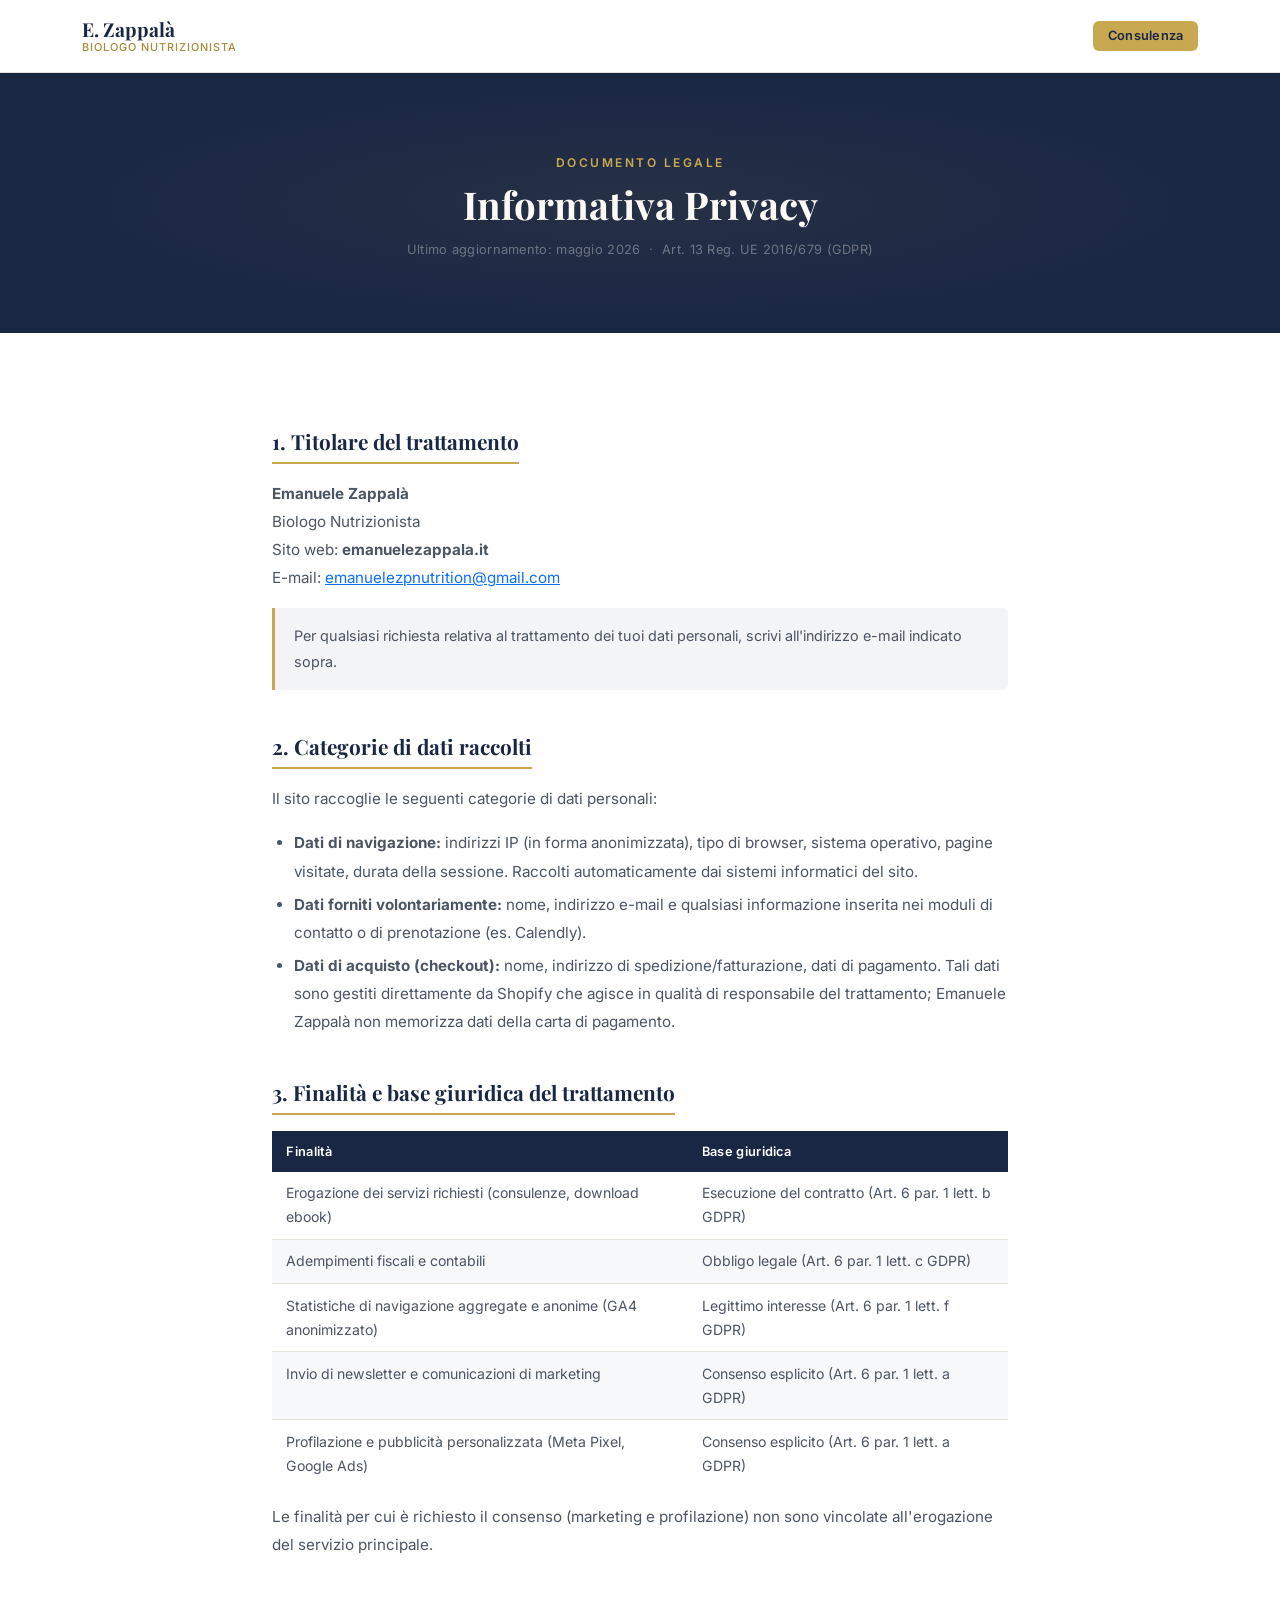
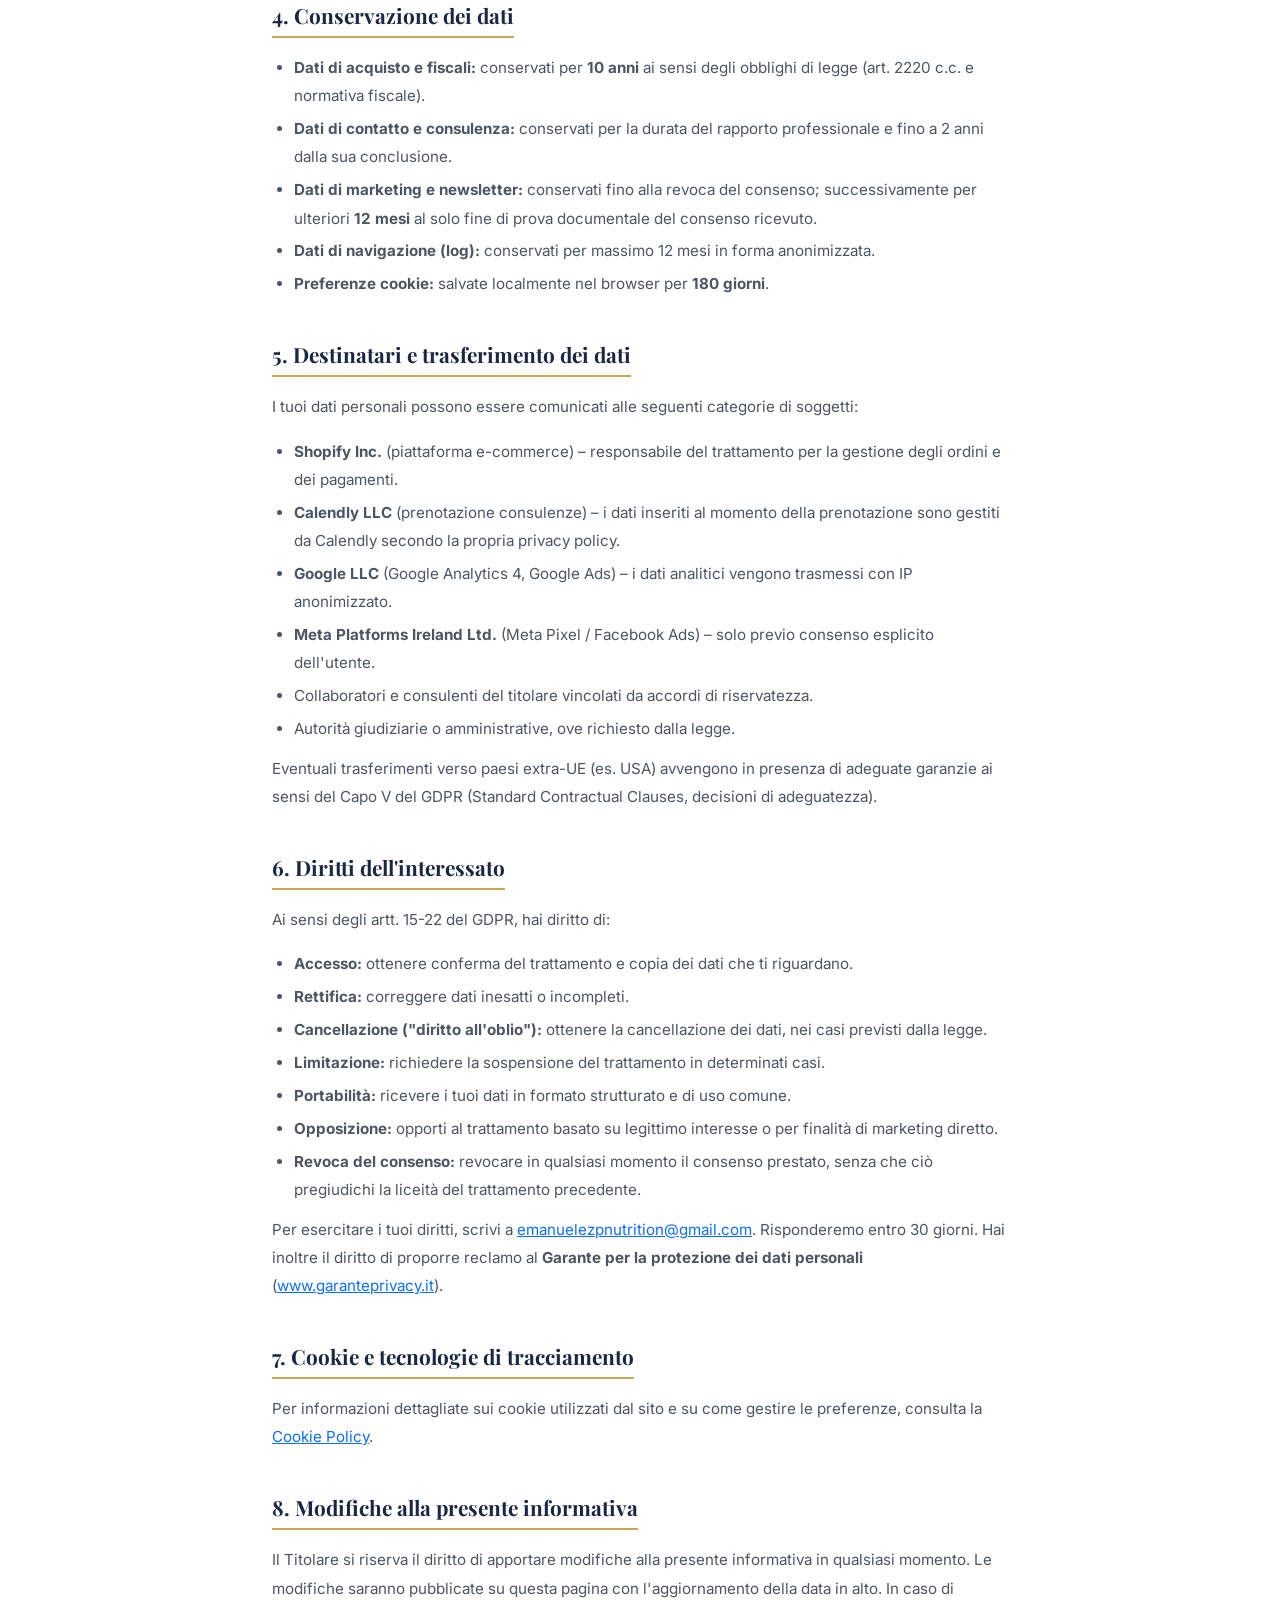
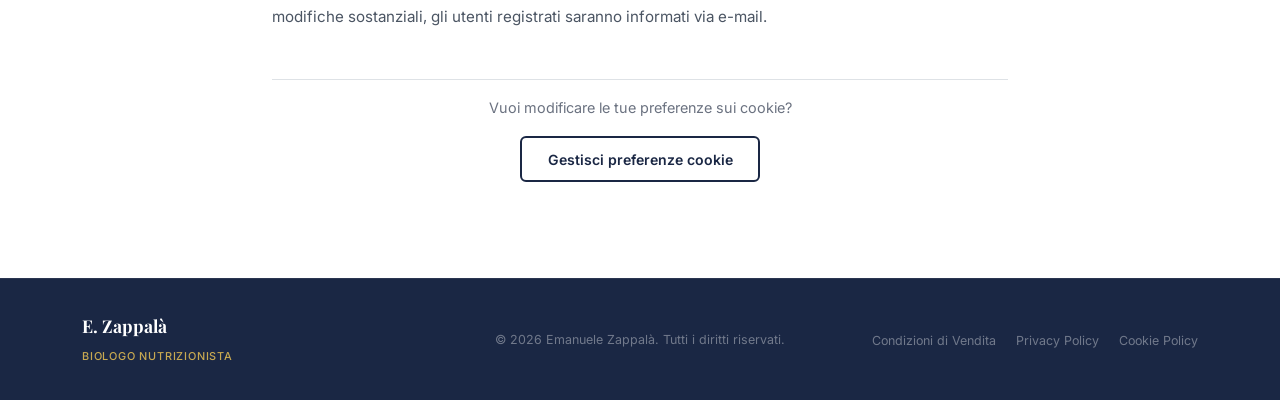
<file: vetrina_pi-_store-main/privacy.html>
<!doctype html>
<html lang="it">
  <head>
    <meta charset="UTF-8" />
    <meta name="viewport" content="width=device-width, initial-scale=1.0" />
    <title>Privacy Policy | Emanuele Zappalà – Biologo Nutrizionista</title>
    <meta name="robots" content="noindex, nofollow" />
    <link rel="stylesheet" href="https://cdn.jsdelivr.net/npm/bootstrap@5.3.3/dist/css/bootstrap.min.css" />
    <link rel="preconnect" href="https://fonts.googleapis.com" />
    <link href="https://fonts.googleapis.com/css2?family=Playfair+Display:ital,wght@0,400;0,600;0,700;1,400&family=Inter:wght@300;400;500;600&display=swap" rel="stylesheet" />
    <link rel="stylesheet" href="https://cdn.jsdelivr.net/npm/bootstrap-icons@1.11.3/font/bootstrap-icons.min.css" />
    <link rel="stylesheet" href="css/style.css" />
  </head>
  <body>

    <!-- ========== NAVBAR ========== -->
    <nav class="navbar sticky-top shadow-sm" id="mainNav">
      <div class="container-md d-flex align-items-center justify-content-between w-100">
        <a class="navbar-brand" href="index.html">
          <span class="brand-name">E. Zappalà</span>
          <span class="brand-subtitle">Biologo Nutrizionista</span>
        </a>
        <a href="index.html#contatti" class="btn btn-gold btn-sm" style="font-size:.8rem;padding:.35rem .9rem;">Consulenza</a>
      </div>
    </nav>

    <!-- ========== HERO ========== -->
    <div class="legal-hero">
      <div class="container">
        <div class="row justify-content-center text-center">
          <div class="col-lg-8">
            <p class="section-eyebrow-light">Documento legale</p>
            <h1 class="section-title-light">Informativa Privacy</h1>
            <p class="legal-date">Ultimo aggiornamento: maggio 2026 &nbsp;·&nbsp; Art. 13 Reg. UE 2016/679 (GDPR)</p>
          </div>
        </div>
      </div>
    </div>

    <!-- ========== CONTENUTO ========== -->
    <section class="section-white">
      <div class="container">
        <div class="row justify-content-center">
          <div class="col-lg-8">

            <div class="legal-section">
              <h2>1. Titolare del trattamento</h2>
              <p><strong>Emanuele Zappalà</strong><br>
              Biologo Nutrizionista<br>
              Sito web: <strong>emanuelezappala.it</strong><br>
              E-mail: <a href="mailto:emanuelezpnutrition@gmail.com">emanuelezpnutrition@gmail.com</a></p>
              <div class="legal-highlight">
                <p>Per qualsiasi richiesta relativa al trattamento dei tuoi dati personali, scrivi all'indirizzo e-mail indicato sopra.</p>
              </div>
            </div>

            <div class="legal-section">
              <h2>2. Categorie di dati raccolti</h2>
              <p>Il sito raccoglie le seguenti categorie di dati personali:</p>
              <ul>
                <li><strong>Dati di navigazione:</strong> indirizzi IP (in forma anonimizzata), tipo di browser, sistema operativo, pagine visitate, durata della sessione. Raccolti automaticamente dai sistemi informatici del sito.</li>
                <li><strong>Dati forniti volontariamente:</strong> nome, indirizzo e-mail e qualsiasi informazione inserita nei moduli di contatto o di prenotazione (es. Calendly).</li>
                <li><strong>Dati di acquisto (checkout):</strong> nome, indirizzo di spedizione/fatturazione, dati di pagamento. Tali dati sono gestiti direttamente da Shopify che agisce in qualità di responsabile del trattamento; Emanuele Zappalà non memorizza dati della carta di pagamento.</li>
              </ul>
            </div>

            <div class="legal-section">
              <h2>3. Finalità e base giuridica del trattamento</h2>
              <table class="legal-table">
                <thead>
                  <tr>
                    <th>Finalità</th>
                    <th>Base giuridica</th>
                  </tr>
                </thead>
                <tbody>
                  <tr>
                    <td>Erogazione dei servizi richiesti (consulenze, download ebook)</td>
                    <td>Esecuzione del contratto (Art. 6 par. 1 lett. b GDPR)</td>
                  </tr>
                  <tr>
                    <td>Adempimenti fiscali e contabili</td>
                    <td>Obbligo legale (Art. 6 par. 1 lett. c GDPR)</td>
                  </tr>
                  <tr>
                    <td>Statistiche di navigazione aggregate e anonime (GA4 anonimizzato)</td>
                    <td>Legittimo interesse (Art. 6 par. 1 lett. f GDPR)</td>
                  </tr>
                  <tr>
                    <td>Invio di newsletter e comunicazioni di marketing</td>
                    <td>Consenso esplicito (Art. 6 par. 1 lett. a GDPR)</td>
                  </tr>
                  <tr>
                    <td>Profilazione e pubblicità personalizzata (Meta Pixel, Google Ads)</td>
                    <td>Consenso esplicito (Art. 6 par. 1 lett. a GDPR)</td>
                  </tr>
                </tbody>
              </table>
              <p>Le finalità per cui è richiesto il consenso (marketing e profilazione) non sono vincolate all'erogazione del servizio principale.</p>
            </div>

            <div class="legal-section">
              <h2>4. Conservazione dei dati</h2>
              <ul>
                <li><strong>Dati di acquisto e fiscali:</strong> conservati per <strong>10 anni</strong> ai sensi degli obblighi di legge (art. 2220 c.c. e normativa fiscale).</li>
                <li><strong>Dati di contatto e consulenza:</strong> conservati per la durata del rapporto professionale e fino a 2 anni dalla sua conclusione.</li>
                <li><strong>Dati di marketing e newsletter:</strong> conservati fino alla revoca del consenso; successivamente per ulteriori <strong>12 mesi</strong> al solo fine di prova documentale del consenso ricevuto.</li>
                <li><strong>Dati di navigazione (log):</strong> conservati per massimo 12 mesi in forma anonimizzata.</li>
                <li><strong>Preferenze cookie:</strong> salvate localmente nel browser per <strong>180 giorni</strong>.</li>
              </ul>
            </div>

            <div class="legal-section">
              <h2>5. Destinatari e trasferimento dei dati</h2>
              <p>I tuoi dati personali possono essere comunicati alle seguenti categorie di soggetti:</p>
              <ul>
                <li><strong>Shopify Inc.</strong> (piattaforma e-commerce) – responsabile del trattamento per la gestione degli ordini e dei pagamenti.</li>
                <li><strong>Calendly LLC</strong> (prenotazione consulenze) – i dati inseriti al momento della prenotazione sono gestiti da Calendly secondo la propria privacy policy.</li>
                <li><strong>Google LLC</strong> (Google Analytics 4, Google Ads) – i dati analitici vengono trasmessi con IP anonimizzato.</li>
                <li><strong>Meta Platforms Ireland Ltd.</strong> (Meta Pixel / Facebook Ads) – solo previo consenso esplicito dell'utente.</li>
                <li>Collaboratori e consulenti del titolare vincolati da accordi di riservatezza.</li>
                <li>Autorità giudiziarie o amministrative, ove richiesto dalla legge.</li>
              </ul>
              <p>Eventuali trasferimenti verso paesi extra-UE (es. USA) avvengono in presenza di adeguate garanzie ai sensi del Capo V del GDPR (Standard Contractual Clauses, decisioni di adeguatezza).</p>
            </div>

            <div class="legal-section">
              <h2>6. Diritti dell'interessato</h2>
              <p>Ai sensi degli artt. 15-22 del GDPR, hai diritto di:</p>
              <ul>
                <li><strong>Accesso:</strong> ottenere conferma del trattamento e copia dei dati che ti riguardano.</li>
                <li><strong>Rettifica:</strong> correggere dati inesatti o incompleti.</li>
                <li><strong>Cancellazione ("diritto all'oblio"):</strong> ottenere la cancellazione dei dati, nei casi previsti dalla legge.</li>
                <li><strong>Limitazione:</strong> richiedere la sospensione del trattamento in determinati casi.</li>
                <li><strong>Portabilità:</strong> ricevere i tuoi dati in formato strutturato e di uso comune.</li>
                <li><strong>Opposizione:</strong> opporti al trattamento basato su legittimo interesse o per finalità di marketing diretto.</li>
                <li><strong>Revoca del consenso:</strong> revocare in qualsiasi momento il consenso prestato, senza che ciò pregiudichi la liceità del trattamento precedente.</li>
              </ul>
              <p>Per esercitare i tuoi diritti, scrivi a <a href="mailto:emanuelezpnutrition@gmail.com">emanuelezpnutrition@gmail.com</a>. Risponderemo entro 30 giorni. Hai inoltre il diritto di proporre reclamo al <strong>Garante per la protezione dei dati personali</strong> (<a href="https://www.garanteprivacy.it" target="_blank" rel="noopener">www.garanteprivacy.it</a>).</p>
            </div>

            <div class="legal-section">
              <h2>7. Cookie e tecnologie di tracciamento</h2>
              <p>Per informazioni dettagliate sui cookie utilizzati dal sito e su come gestire le preferenze, consulta la <a href="cookie-policy.html">Cookie Policy</a>.</p>
            </div>

            <div class="legal-section">
              <h2>8. Modifiche alla presente informativa</h2>
              <p>Il Titolare si riserva il diritto di apportare modifiche alla presente informativa in qualsiasi momento. Le modifiche saranno pubblicate su questa pagina con l'aggiornamento della data in alto. In caso di modifiche sostanziali, gli utenti registrati saranno informati via e-mail.</p>
            </div>

            <!-- Bottone gestione preferenze -->
            <div class="text-center mt-5 pt-3 border-top">
              <p style="font-size:.9rem;color:var(--muted);margin-bottom:1rem;">Vuoi modificare le tue preferenze sui cookie?</p>
              <button id="openCookiePrefs" class="btn btn-outline-navy">Gestisci preferenze cookie</button>
            </div>

          </div>
        </div>
      </div>
    </section>

    <!-- ========== FOOTER ========== -->
    <footer class="site-footer">
      <div class="container">
        <div class="row align-items-center gy-3">
          <div class="col-md-4">
            <span class="footer-brand">E. Zappalà</span>
            <span class="footer-subtitle">Biologo Nutrizionista</span>
          </div>
          <div class="col-md-4 text-center">
            <p class="footer-copy">&copy; 2026 Emanuele Zappalà. Tutti i diritti riservati.</p>
          </div>
          <div class="col-md-4 text-md-end">
            <a href="cgv.html" class="footer-link">Condizioni di Vendita</a>
            <a href="privacy.html" class="footer-link ms-3">Privacy Policy</a>
            <a href="cookie-policy.html" class="footer-link ms-3">Cookie Policy</a>
          </div>
        </div>
      </div>
    </footer>

    <!-- ========== COOKIE BANNER ========== -->
    <div id="cookieBanner" class="cookie-banner" style="display:none;" role="dialog" aria-live="polite" aria-label="Consenso cookie">
      <div class="cookie-banner-inner">
        <div class="cookie-banner-text">
          <strong class="cookie-banner-title">Questo sito utilizza i cookie</strong>
          <p>Utilizziamo cookie tecnici necessari al funzionamento e, previo consenso, cookie di profilazione. Consulta la <a href="cookie-policy.html" class="cookie-link">Cookie Policy</a> e la <a href="privacy.html" class="cookie-link">Privacy Policy</a>.</p>
        </div>
        <div class="cookie-banner-actions">
          <button id="cookieCustomize" class="btn-cookie-eq">Personalizza</button>
          <button id="cookieReject"    class="btn-cookie-eq">Rifiuta</button>
          <button id="cookieAccept"    class="btn-cookie-eq">Accetta</button>
        </div>
      </div>
    </div>

    <!-- ========== MODAL PREFERENZE COOKIE ========== -->
    <div class="modal fade" id="cookieModal" tabindex="-1" aria-labelledby="cookieModalLabel" aria-hidden="true">
      <div class="modal-dialog modal-dialog-centered">
        <div class="modal-content cookie-modal-content">
          <div class="modal-header cookie-modal-header">
            <h5 class="modal-title cookie-modal-title" id="cookieModalLabel">Preferenze cookie</h5>
          </div>
          <div class="modal-body cookie-modal-body">
            <p class="cookie-modal-intro">I cookie tecnici e analitici (GA4 anonimizzato) sono sempre attivi. Puoi attivare o disattivare i cookie di profilazione.</p>
            <div class="cookie-pref-row">
              <div class="cookie-pref-info">
                <span class="cookie-pref-name">Cookie Tecnici &amp; Analitici</span>
                <span class="cookie-pref-desc">Necessari per navigazione, sicurezza e statistiche anonime.</span>
              </div>
              <span class="cookie-always-on">Sempre attivi</span>
            </div>
            <div class="cookie-pref-row">
              <div class="cookie-pref-info">
                <span class="cookie-pref-name">Cookie di Profilazione</span>
                <span class="cookie-pref-desc">Annunci personalizzati (es. Meta Pixel, Google Ads). Disattivati di default.</span>
              </div>
              <label class="cookie-toggle" aria-label="Attiva cookie di profilazione">
                <input type="checkbox" id="toggleProfiling">
                <span class="cookie-toggle-track"><span class="cookie-toggle-thumb"></span></span>
              </label>
            </div>
          </div>
          <div class="modal-footer cookie-modal-footer">
            <button type="button" id="cookieModalReject" class="btn-cookie-modal-eq">Rifiuta tutto</button>
            <button type="button" id="cookieSavePrefs"   class="btn-cookie-modal-eq">Salva preferenze</button>
            <button type="button" id="cookieModalAccept" class="btn-cookie-modal-eq">Accetta tutto</button>
          </div>
        </div>
      </div>
    </div>

    <script src="https://cdn.jsdelivr.net/npm/bootstrap@5.3.3/dist/js/bootstrap.bundle.min.js"></script>
    <script src="js/script.js"></script>
    <script>
      /* Bottone "Gestisci preferenze cookie" nella pagina */
      var openBtn = document.getElementById('openCookiePrefs');
      if (openBtn) {
        openBtn.addEventListener('click', function () {
          var modal = document.getElementById('cookieModal');
          if (modal) new bootstrap.Modal(modal).show();
        });
      }
    </script>
  </body>
</html>
</file>
<file: vetrina_pi-_store-main/css/style.css>
/* =============================================
   VARIABILI & BASE
   ============================================= */
:root {
  --navy:       #1a2744;
  --navy-light: #253a6b;
  --gold:       #c8a951;
  --gold-dark:  #a8893a;
  --bg:         #f9f8f5;
  --white:      #ffffff;
  --text:       #1e1e1e;
  --muted:      #6b7280;
  --border:     #e5e3dc;
  --radius:     12px;
  --shadow-sm:  0 2px 8px rgba(26,39,68,.07);
  --shadow-md:  0 8px 32px rgba(26,39,68,.13);
  --ease:       0.25s ease;
}

*, *::before, *::after { box-sizing: border-box; }

html { scroll-behavior: smooth; }

body {
  font-family: 'Inter', sans-serif;
  color: var(--text);
  background: var(--white);
  line-height: 1.7;
  -webkit-font-smoothing: antialiased;
}

h1, h2, h3, h4 { font-family: 'Playfair Display', serif; }

img { display: block; width: 100%; height: 100%; object-fit: cover; }

/* =============================================
   PULSANTI
   ============================================= */
.btn-gold {
  background: var(--gold);
  color: var(--navy);
  font-weight: 600;
  font-size: .88rem;
  letter-spacing: .3px;
  padding: .65rem 1.6rem;
  border: none;
  border-radius: 6px;
  transition: background var(--ease), transform var(--ease);
}
.btn-gold:hover {
  background: var(--gold-dark);
  color: var(--navy);
  transform: translateY(-2px);
}

.btn-navy {
  background: var(--navy);
  color: var(--white);
  font-weight: 600;
  font-size: .88rem;
  padding: .65rem 1.6rem;
  border: none;
  border-radius: 6px;
  transition: background var(--ease), transform var(--ease);
}
.btn-navy:hover {
  background: var(--navy-light);
  color: var(--white);
  transform: translateY(-2px);
}

.btn-outline-navy {
  background: transparent;
  color: var(--navy);
  font-weight: 600;
  font-size: .88rem;
  padding: .65rem 1.6rem;
  border: 2px solid var(--navy);
  border-radius: 6px;
  transition: all var(--ease);
}
.btn-outline-navy:hover {
  background: var(--navy);
  color: var(--white);
  transform: translateY(-2px);
}

.btn-outline-hero {
  background: transparent;
  color: rgba(255,255,255,.85);
  font-weight: 600;
  font-size: .88rem;
  padding: .65rem 1.6rem;
  border: 1.5px solid rgba(255,255,255,.35);
  border-radius: 6px;
  transition: all var(--ease);
  text-decoration: none;
}
.btn-outline-hero:hover {
  background: rgba(255,255,255,.08);
  color: var(--white);
  border-color: rgba(255,255,255,.6);
}

/* =============================================
   NAVBAR
   ============================================= */
#mainNav {
  background: var(--white);
  border-bottom: 1px solid var(--border);
  padding: .8rem 0;
  transition: box-shadow var(--ease);
  z-index: 1000;
}

#mainNav.scrolled {
  box-shadow: var(--shadow-md);
}

.navbar-brand {
  display: flex;
  flex-direction: column;
  line-height: 1.2;
  text-decoration: none;
}

.brand-name {
  font-family: 'Playfair Display', serif;
  font-weight: 700;
  font-size: 1.2rem;
  color: var(--navy);
}

.brand-subtitle {
  font-size: .68rem;
  font-weight: 500;
  color: var(--gold-dark);
  letter-spacing: 1px;
  text-transform: uppercase;
}

.navbar-nav-center {
  position: absolute;
  left: 50%;
  transform: translateX(-50%);
}

.nav-link {
  font-size: .87rem;
  font-weight: 500;
  color: var(--text) !important;
  padding: .4rem .9rem !important;
  white-space: nowrap;
  transition: color var(--ease);
}
.nav-link::after {
  content: '';
  display: block;
  height: 2px;
  background: var(--gold);
  transform: scaleX(0);
  transition: transform var(--ease);
}
.nav-link:hover { color: var(--navy) !important; }
.nav-link:hover::after,
.nav-link.active::after { transform: scaleX(1); }

.navbar-toggler {
  border: none;
  background: transparent;
  padding: .4rem;
  box-shadow: none !important;
  display: flex;
  flex-direction: column;
  gap: 5px;
  cursor: pointer;
}
.hamburger-line {
  display: block;
  width: 24px;
  height: 2px;
  background: var(--navy);
  border-radius: 2px;
  transition: transform var(--ease), opacity var(--ease);
}
.navbar-toggler[aria-expanded="true"] .hamburger-line:nth-child(1) {
  transform: translateY(7px) rotate(45deg);
}
.navbar-toggler[aria-expanded="true"] .hamburger-line:nth-child(2) {
  opacity: 0;
}
.navbar-toggler[aria-expanded="true"] .hamburger-line:nth-child(3) {
  transform: translateY(-7px) rotate(-45deg);
}

@media (max-width: 991.98px) {
  .navbar-nav-center {
    position: static;
    transform: none;
  }
  .navbar-collapse {
    padding-top: 1rem;
    border-top: 1px solid var(--border);
    margin-top: .8rem;
  }
  .nav-link { padding: .55rem 0 !important; }
}

/* =============================================
   SEZIONI — LAYOUT GENERALI
   ============================================= */
.section-white { padding: 6rem 0; background: var(--white); }
.section-light  { padding: 6rem 0; background: var(--bg); }
.section-navy   { padding: 6rem 0; background: var(--navy); }

.section-eyebrow {
  font-size: .75rem;
  font-weight: 600;
  letter-spacing: 2.5px;
  text-transform: uppercase;
  color: var(--gold-dark);
  margin-bottom: .5rem;
}
.section-eyebrow-light {
  font-size: .75rem;
  font-weight: 600;
  letter-spacing: 2.5px;
  text-transform: uppercase;
  color: var(--gold);
  margin-bottom: .5rem;
}
.section-title {
  font-size: clamp(1.8rem, 3vw, 2.6rem);
  font-weight: 700;
  color: var(--navy);
  margin-bottom: .75rem;
}
.section-title-light {
  font-size: clamp(1.8rem, 3vw, 2.6rem);
  font-weight: 700;
  color: var(--white);
  margin-bottom: .75rem;
}
.section-subtitle {
  font-size: 1rem;
  color: var(--muted);
  margin-bottom: 1.25rem;
}
.section-intro {
  font-size: 1.05rem;
  color: var(--muted);
  max-width: 600px;
  margin-left: auto;
  margin-right: auto;
}
.section-text {
  font-size: .97rem;
  color: #4b5563;
  line-height: 1.8;
  margin-bottom: 1rem;
}

/* =============================================
   HERO
   ============================================= */
.hero {
  min-height: 92vh;
  background: var(--navy);
  display: flex;
  align-items: center;
  position: relative;
}
.hero-overlay {
  position: absolute;
  inset: 0;
  background: radial-gradient(ellipse at 75% 50%, rgba(200,169,81,.1) 0%, transparent 60%);
  pointer-events: none;
}
.hero-eyebrow {
  font-size: .8rem;
  font-weight: 500;
  letter-spacing: 1.5px;
  text-transform: uppercase;
  color: var(--gold);
  margin-bottom: 1.2rem;
}
.hero-title {
  font-size: clamp(2.4rem, 5vw, 4rem);
  font-weight: 700;
  color: var(--white);
  line-height: 1.15;
  margin-bottom: 1.5rem;
}
.hero-title em {
  font-style: italic;
  color: var(--gold);
}
.hero-subtitle {
  font-size: 1.08rem;
  color: rgba(255,255,255,.72);
  max-width: 520px;
  line-height: 1.75;
  margin-bottom: 2.5rem;
}
.hero-actions {
  display: flex;
  flex-wrap: wrap;
  gap: .75rem;
}
.hero-photo-frame {
  width: 390px;
  height: 520px;
  border-radius: 20px;
  overflow: hidden;
  border: 1.5px solid rgba(200,169,81,.35);
  position: relative;
  box-shadow:
    0 24px 64px rgba(0,0,0,.5),
    0 0 0 1px rgba(200,169,81,.08),
    inset 0 0 0 1px rgba(255,255,255,.03);
  transition: border-color 0.4s ease, box-shadow 0.4s ease;
  cursor: default;
}
.hero-photo-frame:hover {
  border-color: rgba(200,169,81,.7);
  box-shadow:
    0 24px 64px rgba(0,0,0,.55),
    0 0 40px rgba(200,169,81,.12),
    inset 0 0 0 1px rgba(255,255,255,.04);
}
.photo-placeholder,
.photo-placeholder-lg {
  width: 100%;
  height: 100%;
  background: rgba(255,255,255,.04);
  display: flex;
  align-items: center;
  justify-content: center;
  color: rgba(255,255,255,.2);
  font-size: .8rem;
  letter-spacing: 1.5px;
  text-transform: uppercase;
}

/* =============================================
   CAROUSEL IMMAGINI
   ============================================= */
#ebookCarousel {
  height: 520px;
  border-radius: 20px !important;
  overflow: hidden !important;
}

#ebookCarousel.carousel-fade .carousel-item {
  transition: opacity 0.85s ease !important;
}

.carousel-img {
  width: 100%;
  height: 520px;
  object-fit: cover;
  object-position: center center;
  display: block;
}

.carousel-overlay {
  position: absolute;
  bottom: 0; left: 0; right: 0;
  height: 90px;
  background: linear-gradient(to top, rgba(10,15,30,.85), transparent);
  pointer-events: none;
  z-index: 5;
}

.carousel-progress-bar {
  position: absolute;
  bottom: 0; left: 0;
  height: 3px;
  width: 0%;
  background: linear-gradient(90deg, var(--gold-dark), var(--gold));
  z-index: 15;
  border-radius: 0 2px 2px 0;
}
.carousel-progress-bar.animating {
  animation: progressFill 3.5s linear forwards;
}
@keyframes progressFill {
  from { width: 0%; }
  to   { width: 100%; }
}

.carousel-dot-wrap {
  position: absolute;
  bottom: 1.1rem;
  left: 50%;
  transform: translateX(-50%);
  display: flex;
  gap: 5px;
  z-index: 10;
}
.c-dot {
  width: 6px;
  height: 6px;
  border-radius: 3px;
  background: rgba(255,255,255,.35);
  border: none;
  padding: 0;
  cursor: pointer;
  transition: width .3s ease, background .3s ease;
}
.c-dot.active {
  background: var(--gold);
  width: 22px;
}

/* =============================================
   CHI SONO
   ============================================= */
.about-photo-frame {
  width: 100%;
  aspect-ratio: 3/4;
  border-radius: var(--radius);
  overflow: hidden;
  border: 2px solid var(--border);
}
.photo-placeholder-lg {
  background: var(--bg);
  color: var(--muted);
}
.about-badges {
  display: flex;
  flex-wrap: wrap;
  gap: .5rem;
  margin-top: 1.5rem;
}
.badge-pill {
  font-size: .75rem;
  font-weight: 500;
  color: var(--navy);
  background: rgba(26,39,68,.06);
  border: 1px solid rgba(26,39,68,.12);
  padding: .3rem .9rem;
  border-radius: 100px;
}

/* =============================================
   METODO
   ============================================= */
.method-card {
  background: var(--white);
  border: 1px solid var(--border);
  border-radius: var(--radius);
  padding: 2rem 1.75rem;
  height: 100%;
  transition: box-shadow var(--ease), transform var(--ease);
}
.method-card:hover {
  box-shadow: var(--shadow-md);
  transform: translateY(-4px);
}
.method-card--dark {
  background: var(--navy);
  border-color: var(--navy);
}
.method-card--dark .method-num   { color: var(--gold); }
.method-card--dark .method-title { color: var(--white); }
.method-card--dark .method-text  { color: rgba(255,255,255,.7); }

.method-num {
  font-family: 'Playfair Display', serif;
  font-size: 2.2rem;
  font-weight: 700;
  color: rgba(26,39,68,.15);
  line-height: 1;
  margin-bottom: 1rem;
}
.method-title {
  font-size: 1.15rem;
  font-weight: 700;
  color: var(--navy);
  margin-bottom: .7rem;
}
.method-text {
  font-size: .93rem;
  color: var(--muted);
  line-height: 1.75;
  margin: 0;
}

/* =============================================
   RISULTATI
   ============================================= */
.stat-block {
  display: flex;
  flex-direction: column;
  align-items: center;
  padding: 1.5rem;
  border-left: 1px solid rgba(255,255,255,.08);
}
.stat-block:first-child { border-left: none; }

.stat-number {
  font-family: 'Playfair Display', serif;
  font-size: clamp(2.4rem, 5vw, 3.4rem);
  font-weight: 700;
  color: var(--gold);
  line-height: 1;
  margin-bottom: .5rem;
  display: block;
}
.stat-label {
  font-size: .82rem;
  color: rgba(255,255,255,.55);
  letter-spacing: .3px;
  text-align: center;
  display: block;
}
.results-quote {
  text-align: center;
  border-top: 1px solid rgba(255,255,255,.1);
  margin-top: 3rem;
  padding-top: 2.5rem;
}
.results-quote p {
  font-family: 'Playfair Display', serif;
  font-size: clamp(1.1rem, 2vw, 1.45rem);
  font-style: italic;
  color: rgba(255,255,255,.82);
  max-width: 680px;
  margin: 0 auto .75rem;
}
.results-quote cite {
  font-size: .83rem;
  color: var(--gold);
  font-style: normal;
  letter-spacing: .5px;
}

/* =============================================
   TESTIMONIANZE
   ============================================= */
.testimonial-card {
  background: var(--bg);
  border: 1px solid var(--border);
  border-radius: var(--radius);
  padding: 2rem;
  height: 100%;
  display: flex;
  flex-direction: column;
  transition: box-shadow var(--ease);
}
.testimonial-card:hover { box-shadow: var(--shadow-md); }
.testimonial-card--dark {
  background: var(--navy);
  border-color: var(--navy);
}
.testimonial-card--dark .testimonial-text  { color: rgba(255,255,255,.8); }
.testimonial-card--dark .testimonial-author strong { color: var(--white); }
.testimonial-card--dark .testimonial-author span   { color: rgba(255,255,255,.5); }
.testimonial-card--dark .author-avatar { background: var(--gold); color: var(--navy); }

.testimonial-stars {
  color: var(--gold);
  font-size: .88rem;
  letter-spacing: 2px;
  margin-bottom: 1rem;
}
.testimonial-text {
  font-size: .95rem;
  color: #4b5563;
  line-height: 1.75;
  font-style: italic;
  flex: 1;
  margin-bottom: 1.5rem;
}
.testimonial-author {
  display: flex;
  align-items: center;
  gap: .75rem;
}
.author-avatar {
  width: 40px;
  height: 40px;
  border-radius: 50%;
  background: var(--navy);
  color: var(--white);
  font-size: .68rem;
  font-weight: 600;
  letter-spacing: .5px;
  display: flex;
  align-items: center;
  justify-content: center;
  flex-shrink: 0;
}
.testimonial-author strong {
  display: block;
  font-size: .88rem;
  color: var(--navy);
}
.testimonial-author span {
  font-size: .76rem;
  color: var(--muted);
}

/* =============================================
   CONTATTI
   ============================================= */
.contact-pills {
  display: flex;
  flex-wrap: wrap;
  gap: .75rem;
  justify-content: center;
  border-top: 1px solid var(--border);
  padding-top: 2rem;
}
.contact-pill {
  display: flex;
  flex-direction: column;
  align-items: center;
  padding: .8rem 1.75rem;
  background: var(--white);
  border: 1px solid var(--border);
  border-radius: var(--radius);
  gap: .2rem;
  box-shadow: var(--shadow-sm);
}
.contact-label {
  font-size: .65rem;
  font-weight: 600;
  letter-spacing: 1.5px;
  text-transform: uppercase;
  color: var(--muted);
}
.contact-pill a {
  font-size: .9rem;
  font-weight: 500;
  color: var(--navy);
  text-decoration: none;
  transition: color var(--ease);
}
.contact-pill a:hover { color: var(--gold-dark); }

/* =============================================
   FOOTER
   ============================================= */
.site-footer {
  background: var(--navy);
  padding: 2rem 0;
  border-top: 1px solid rgba(255,255,255,.07);
}
.footer-brand {
  font-family: 'Playfair Display', serif;
  font-size: 1.1rem;
  font-weight: 700;
  color: var(--white);
  display: block;
}
.footer-subtitle {
  font-size: .68rem;
  font-weight: 500;
  color: var(--gold);
  letter-spacing: .8px;
  text-transform: uppercase;
}
.footer-copy {
  font-size: .78rem;
  color: rgba(255,255,255,.38);
  margin: 0;
}
.footer-link {
  font-size: .78rem;
  color: rgba(255,255,255,.38);
  text-decoration: none;
  transition: color var(--ease);
}
.footer-link:hover { color: var(--gold); }

/* =============================================
   EBOOK
   ============================================= */
.ebook-book {
  position: relative;
  width: 220px;
  margin: 0 auto 20px;
}
.ebook-book-cover {
  width: 220px;
  aspect-ratio: 2/3;
  background: linear-gradient(145deg, #1a3060 0%, #0e1b35 100%);
  border-radius: 3px 10px 10px 3px;
  padding: 1.8rem 1.5rem;
  display: flex;
  flex-direction: column;
  position: relative;
  overflow: hidden;
  box-shadow: 8px 8px 28px rgba(0,0,0,.55), -2px 0 6px rgba(0,0,0,.35);
}
.ebook-book-cover::before {
  content: '';
  position: absolute;
  top: 0; left: 0; right: 0;
  height: 4px;
  background: var(--gold);
}
.ebook-book-cover::after {
  content: '';
  position: absolute;
  bottom: 20px; right: -30px;
  width: 150px; height: 150px;
  border-radius: 50%;
  border: 1px solid rgba(200,169,81,.1);
}
.ebook-cover-eyebrow {
  font-size: .55rem;
  letter-spacing: 2px;
  text-transform: uppercase;
  color: var(--gold);
  font-weight: 600;
  margin-bottom: auto;
  display: block;
}
.ebook-cover-title {
  font-family: 'Playfair Display', serif;
  font-size: 1.65rem;
  font-weight: 700;
  color: #fff;
  line-height: 1.2;
  margin-bottom: .9rem;
}
.ebook-cover-divider {
  width: 36px;
  height: 2px;
  background: var(--gold);
  margin-bottom: .9rem;
}
.ebook-cover-author {
  font-size: .72rem;
  color: rgba(255,255,255,.6);
  font-weight: 500;
  line-height: 1.5;
}
.ebook-cover-author span {
  font-size: .6rem;
  color: rgba(200,169,81,.6);
  letter-spacing: .4px;
  display: block;
}
.ebook-book-shadow {
  position: absolute;
  bottom: -14px;
  left: 10px; right: -4px;
  height: 18px;
  background: rgba(0,0,0,.45);
  filter: blur(10px);
  border-radius: 50%;
}

.ebook-book-showcase {
  position: relative;
  display: inline-block;
  padding-bottom: 32px;
}
.ebook-book-showcase-img {
  display: block;
  width: 230px;
  height: auto;
  object-fit: unset;
  border-radius: 3px 10px 10px 3px;
  transform: rotate(-3deg);
  box-shadow:
    10px 18px 50px rgba(0,0,0,.65),
    -3px 0 12px rgba(0,0,0,.45),
    inset -3px 0 8px rgba(0,0,0,.25);
  animation: bookFloat 5s ease-in-out infinite;
  transition: box-shadow 0.4s ease;
}
.ebook-book-showcase:hover .ebook-book-showcase-img {
  box-shadow:
    14px 24px 60px rgba(0,0,0,.7),
    -4px 0 14px rgba(0,0,0,.5),
    0 0 35px rgba(200,169,81,.18);
}
.ebook-book-shadow {
  position: absolute;
  bottom: 18px;
  left: 50%;
  transform: translateX(-50%);
  width: 170px;
  height: 26px;
  background: rgba(0,0,0,.5);
  filter: blur(16px);
  border-radius: 50%;
  animation: shadowPulse 5s ease-in-out infinite;
}
@keyframes bookFloat {
  0%, 100% { transform: rotate(-3deg) translateY(0); }
  50%       { transform: rotate(-3deg) translateY(-14px); }
}
@keyframes shadowPulse {
  0%, 100% { transform: translateX(-50%) scaleX(1);    opacity: .5; }
  50%       { transform: translateX(-50%) scaleX(.75); opacity: .2; }
}

.ebook-features-list {
  list-style: none;
  padding: 0;
  margin: 0 0 1.75rem;
  display: flex;
  flex-direction: column;
  gap: .55rem;
}
.ebook-features-list li {
  font-size: .87rem;
  color: rgba(255,255,255,.68);
  padding-left: 1.2rem;
  position: relative;
  line-height: 1.5;
}
.ebook-features-list li::before {
  content: '';
  position: absolute;
  left: 0; top: .5rem;
  width: 5px; height: 5px;
  background: var(--gold);
  border-radius: 50%;
}

.ebook-cta-row {
  display: flex;
  align-items: center;
  gap: 1.5rem;
  margin-bottom: .6rem;
}
.ebook-price {
  font-family: 'Playfair Display', serif;
  font-size: 2rem;
  font-weight: 700;
  color: #fff;
}
.ebook-shopify-note {
  font-size: .7rem;
  color: rgba(255,255,255,.28);
  letter-spacing: .3px;
  margin: 0;
}

.ebook-coming {
  text-align: center;
  margin-top: 3.5rem;
  padding-top: 2rem;
  border-top: 1px solid rgba(255,255,255,.07);
  font-size: .78rem;
  color: rgba(255,255,255,.28);
  display: flex;
  align-items: center;
  justify-content: center;
  gap: .75rem;
  flex-wrap: wrap;
}
.ebook-coming a {
  color: var(--gold);
  text-decoration: none;
  transition: color var(--ease);
}
.ebook-coming a:hover { color: var(--gold-dark); }
.ebook-coming-dot { color: rgba(255,255,255,.12); }

/* =============================================
   INSTAGRAM
   ============================================= */
.insta-grid {
  display: grid;
  grid-template-columns: repeat(2, 1fr);
  gap: 6px;
  border-radius: 14px;
  overflow: hidden;
}
.insta-cell {
  position: relative;
  aspect-ratio: 1;
  overflow: hidden;
  display: block;
}
.insta-cell img {
  width: 100%;
  height: 100%;
  object-fit: cover;
  transition: transform .4s ease;
}
.insta-cell:hover img { transform: scale(1.04); }
.insta-overlay {
  position: absolute;
  inset: 0;
  background: rgba(26,39,68,0);
  transition: background .3s;
}
.insta-cell:hover .insta-overlay { background: rgba(26,39,68,.38); }

/* =============================================
   STORE PAGE E CARD PRODOTTO
   ============================================= */
.store-hero {
  background: var(--navy);
  padding: 6.5rem 0 4rem;
  position: relative;
  overflow: hidden;
}
.store-hero::before {
  content: '';
  position: absolute;
  inset: 0;
  background: radial-gradient(ellipse at 15% 60%, rgba(200,169,81,.08) 0%, transparent 55%);
  pointer-events: none;
}
.store-hero h1 em {
  font-style: italic;
  color: var(--gold);
}
.store-stat {
  text-align: center;
}
.store-stat-val {
  font-family: 'Playfair Display', serif;
  font-size: 2rem;
  font-weight: 700;
  color: var(--gold);
  line-height: 1;
  display: block;
}
.store-stat-label {
  font-size: .68rem;
  color: rgba(255,255,255,.38);
  text-transform: uppercase;
  letter-spacing: 1.5px;
  display: block;
  margin-top: .4rem;
}
.store-stat-divider {
  width: 1px;
  background: rgba(255,255,255,.1);
  align-self: stretch;
}

/* Animazione d'ingresso hero */
.store-fade-in {
  opacity: 0;
  animation: fadeInUpSoft 0.7s ease forwards;
}
@keyframes fadeInUpSoft {
  from { opacity: 0; transform: translateY(18px); }
  to   { opacity: 1; transform: translateY(0); }
}

/* ---- STRUTTURA CARD ---- */
.store-card {
  background: var(--navy-light);
  border: 1px solid rgba(255,255,255,.08);
  border-radius: 12px;
  overflow: hidden;
  opacity: 0;
  transform: translateY(36px);
  transition: opacity 0.65s ease, transform 0.65s ease, box-shadow 0.4s ease, border-color 0.4s ease;
  
  display: flex;
  flex-direction: column;
  height: 100%; 
  box-shadow: var(--shadow-sm);
  
  /* Blocco centrale e limite larghezza */
  width: 100%;
  max-width: 420px;
  margin: 0 auto; 
}

.store-card.is-visible {
  opacity: 1;
  transform: translateY(0);
}
.store-card.is-visible:hover {
  transform: translateY(-10px);
  box-shadow: 0 28px 60px rgba(0,0,0,.55);
  border-color: rgba(200,169,81,.32);
}

.store-card-cover {
  position: relative;
  width: 100%;
  height: 280px; 
  overflow: hidden;
  background: linear-gradient(to bottom, #ffffff 0%, #e5e5e5 100%);
  border-bottom: 1px solid rgba(0,0,0,0.1);
  padding: 1.5rem; 
}

.store-card-cover img {
  width: 100%;
  height: 100%;
  display: block;
  object-fit: contain;
  transition: transform 0.6s ease;
}

.store-card.is-visible:hover .store-card-cover img {
  transform: scale(1.05);
}

.store-card-badge {
  position: absolute;
  top: 1rem; left: 1rem;
  z-index: 2;
  background: var(--gold);
  color: var(--navy);
  font-size: .58rem;
  font-weight: 700;
  letter-spacing: 1.8px;
  text-transform: uppercase;
  padding: .28rem .75rem;
  border-radius: 4px;
}

.store-card-body {
  padding: 1.6rem 1.5rem 1.2rem;
  flex-grow: 1; 
}

.store-card-stars {
  color: var(--gold);
  font-size: .78rem;
  letter-spacing: 3px;
  margin-bottom: .65rem;
}

.store-card-title {
  font-family: 'Playfair Display', serif;
  font-size: 1.3rem;
  font-weight: 700;
  color: #fff;
  line-height: 1.25;
  margin-bottom: .55rem;
}

.store-card-desc {
  font-size: .86rem;
  color: rgba(255,255,255,.48);
  line-height: 1.65;
  margin-bottom: 0;
}

/* FOOTER DELLA CARD */
.store-card-footer {
  display: flex;
  align-items: center;
  justify-content: space-between;
  flex-wrap: wrap; /* Fondamentale contro le sovrapposizioni */
  gap: 1rem; /* Spazio sicuro tra prezzo e bottone */
  padding: 1.2rem 1.5rem;
  border-top: 1px solid rgba(255,255,255,.05);
}

.store-card-price {
  font-family: 'Playfair Display', serif;
  font-size: 1.5rem;
  font-weight: 700;
  color: #fff;
  line-height: 1;
  margin: 0;
}

/* Info bar */
.store-info-bar {
  padding: 2.5rem 2rem;
  border: 1px solid rgba(255,255,255,.07);
  border-radius: var(--radius);
  background: rgba(255,255,255,.025);
  opacity: 0;
  transform: translateY(24px);
  transition: opacity 0.65s ease 0.3s, transform 0.65s ease 0.3s;
}
.store-info-bar.is-visible {
  opacity: 1;
  transform: translateY(0);
}
.store-info-item {
  display: flex;
  flex-direction: column;
  align-items: center;
  gap: .5rem;
}
.store-info-item i {
  transition: transform 0.35s ease;
}
.store-info-item:hover i {
  transform: translateY(-4px);
}

/* =============================================
   COOKIE BANNER
   ============================================= */
.cookie-banner {
  position: fixed;
  bottom: 0;
  left: 0;
  right: 0;
  z-index: 9999;
  background: var(--navy);
  border-top: 2px solid var(--gold);
  padding: 1rem 0;
  transform: translateY(100%);
  transition: transform 0.4s ease;
}
.cookie-banner.visible {
  transform: translateY(0);
}
.cookie-banner-inner {
  max-width: 1200px;
  margin: 0 auto;
  padding: 0 1.5rem;
  display: flex;
  align-items: center;
  gap: 1.5rem;
  flex-wrap: wrap;
}
.cookie-banner-text {
  flex: 1;
  min-width: 260px;
}
.cookie-banner-title {
  display: block;
  font-size: .88rem;
  font-weight: 600;
  color: var(--white);
  margin-bottom: .3rem;
}
.cookie-banner-text p {
  font-size: .8rem;
  color: rgba(255,255,255,.62);
  margin: 0;
  line-height: 1.55;
}
.cookie-link {
  color: var(--gold);
  text-decoration: none;
  transition: color var(--ease);
}
.cookie-link:hover { color: var(--gold-dark); }
.cookie-banner-actions {
  display: flex;
  gap: .6rem;
  flex-shrink: 0;
  flex-wrap: wrap;
}

.btn-cookie-eq {
  background: transparent;
  color: var(--white);
  font-family: 'Inter', sans-serif;
  font-size: .82rem;
  font-weight: 600;
  padding: .5rem 1.2rem;
  border: 1.5px solid rgba(255,255,255,.5);
  border-radius: 6px;
  cursor: pointer;
  transition: background var(--ease), border-color var(--ease);
  white-space: nowrap;
  min-width: 105px;
  text-align: center;
}
.btn-cookie-eq:hover {
  background: rgba(255,255,255,.1);
  border-color: var(--white);
}

.cookie-modal-content {
  background: var(--navy);
  border: 1px solid rgba(255,255,255,.12);
  border-radius: 14px;
}
.cookie-modal-header {
  border-bottom: 1px solid rgba(255,255,255,.1);
  padding: 1.4rem 1.75rem;
}
.cookie-modal-title {
  font-family: 'Playfair Display', serif;
  color: var(--white);
  font-size: 1.25rem;
  margin: 0;
}
.cookie-modal-body {
  padding: 1.5rem 1.75rem;
}
.cookie-modal-intro {
  font-size: .82rem;
  color: rgba(255,255,255,.5);
  margin-bottom: 1.25rem;
  line-height: 1.6;
}
.cookie-modal-footer {
  border-top: 1px solid rgba(255,255,255,.1);
  padding: 1.1rem 1.75rem;
  display: flex;
  gap: .5rem;
}

.btn-cookie-modal-eq {
  flex: 1;
  background: transparent;
  color: var(--white);
  font-family: 'Inter', sans-serif;
  font-size: .8rem;
  font-weight: 600;
  padding: .55rem .4rem;
  border: 1.5px solid rgba(255,255,255,.5);
  border-radius: 6px;
  cursor: pointer;
  transition: background var(--ease), border-color var(--ease);
  text-align: center;
  white-space: nowrap;
}
.btn-cookie-modal-eq:hover {
  background: rgba(255,255,255,.1);
  border-color: var(--white);
}
@media (max-width: 480px) {
  .cookie-modal-footer { flex-direction: column; }
}

.cookie-pref-row {
  display: flex;
  align-items: flex-start;
  justify-content: space-between;
  gap: 1.25rem;
  padding: 1rem 0;
  border-bottom: 1px solid rgba(255,255,255,.07);
}
.cookie-pref-row:last-child { border-bottom: none; }
.cookie-pref-info { flex: 1; }
.cookie-pref-name {
  display: block;
  font-size: .9rem;
  font-weight: 600;
  color: var(--white);
  margin-bottom: .25rem;
}
.cookie-pref-desc {
  display: block;
  font-size: .78rem;
  color: rgba(255,255,255,.48);
  line-height: 1.55;
}
.cookie-always-on {
  font-size: .75rem;
  font-weight: 600;
  color: var(--gold);
  white-space: nowrap;
  flex-shrink: 0;
  padding-top: .1rem;
}

.cookie-toggle {
  position: relative;
  display: inline-block;
  flex-shrink: 0;
  cursor: pointer;
  padding-top: .1rem;
}
.cookie-toggle input {
  position: absolute;
  opacity: 0;
  width: 0;
  height: 0;
}
.cookie-toggle-track {
  display: block;
  width: 44px;
  height: 24px;
  background: rgba(255,255,255,.18);
  border-radius: 12px;
  position: relative;
  transition: background var(--ease);
}
.cookie-toggle input:checked + .cookie-toggle-track {
  background: var(--gold);
}
.cookie-toggle-thumb {
  position: absolute;
  top: 3px;
  left: 3px;
  width: 18px;
  height: 18px;
  background: var(--white);
  border-radius: 50%;
  transition: transform var(--ease);
  box-shadow: 0 1px 4px rgba(0,0,0,.3);
}
.cookie-toggle input:checked + .cookie-toggle-track .cookie-toggle-thumb {
  transform: translateX(20px);
}
.cookie-toggle input:focus-visible + .cookie-toggle-track {
  outline: 2px solid var(--gold);
  outline-offset: 2px;
}

/* =============================================
   PAGINE LEGALI
   ============================================= */
.legal-hero {
  background: var(--navy);
  padding: 5rem 0 3.5rem;
  position: relative;
}
.legal-hero::before {
  content: '';
  position: absolute;
  inset: 0;
  background: radial-gradient(ellipse at 50% 50%, rgba(200,169,81,.07) 0%, transparent 65%);
  pointer-events: none;
}
.legal-date {
  font-size: .8rem;
  color: rgba(255,255,255,.35);
  margin-top: .6rem;
  letter-spacing: .3px;
}
.legal-section {
  margin-bottom: 2.75rem;
}
.legal-section h2 {
  font-family: 'Playfair Display', serif;
  font-size: 1.3rem;
  font-weight: 700;
  color: var(--navy);
  margin-bottom: 1rem;
  padding-bottom: .5rem;
  border-bottom: 2px solid var(--gold);
  display: inline-block;
}
.legal-section p,
.legal-section li {
  font-size: .95rem;
  color: #4b5563;
  line-height: 1.85;
}
.legal-section ul,
.legal-section ol {
  padding-left: 1.4rem;
  margin-bottom: .75rem;
}
.legal-section li { margin-bottom: .3rem; }
.legal-highlight {
  background: rgba(26,39,68,.05);
  border-left: 3px solid var(--gold);
  padding: .9rem 1.2rem;
  border-radius: 0 6px 6px 0;
  margin: 1rem 0 1.25rem;
}
.legal-highlight p { margin: 0; font-size: .9rem; }
.legal-table {
  width: 100%;
  font-size: .88rem;
  border-collapse: collapse;
  margin-bottom: 1rem;
}
.legal-table th {
  background: var(--navy);
  color: var(--white);
  padding: .6rem .9rem;
  text-align: left;
  font-weight: 600;
  font-size: .8rem;
  letter-spacing: .3px;
}
.legal-table td {
  padding: .6rem .9rem;
  border-bottom: 1px solid var(--border);
  color: #4b5563;
  vertical-align: top;
}
.legal-table tr:last-child td { border-bottom: none; }
.legal-table tr:nth-child(even) td { background: rgba(26,39,68,.03); }

@media (max-width: 575.98px) {
  .cookie-banner-actions { width: 100%; justify-content: stretch; }
  .btn-cookie-eq { flex: 1; min-width: 0; }
}

/* =============================================
   FOOTER DATI SOCIETARI
   ============================================= */
.footer-legal {
  font-size: .68rem;
  color: rgba(255,255,255,.28);
  text-align: center;
  margin: 0;
  padding-top: .75rem;
  border-top: 1px solid rgba(255,255,255,.06);
}

/* =============================================
   RESPONSIVE MOBILE GLOBALE E CARD
   ============================================= */
@media (max-width: 767.98px) {
  .hero { min-height: 80vh; }
  .section-white,
  .section-light,
  .section-navy { padding: 4rem 0; }
  .stat-block { border-left: none; border-top: 1px solid rgba(255,255,255,.08); }
  .stat-block:first-child { border-top: none; }
  .ebook-book { width: 180px; }
  .ebook-book-cover { width: 180px; }
  .insta-grid { gap: 4px; }
  
  /* Impostazioni Card Mobile */
  .store-card-cover {
    height: 240px; 
  }
  
  .store-card-footer {
    padding: 1.2rem;
  }
  
  .store-card-price {
    font-size: 1.3rem; 
  }
  
  .store-card-footer .btn-gold {
    padding: 0.5rem 1rem;
    font-size: 0.8rem;
  }
}
</file>
